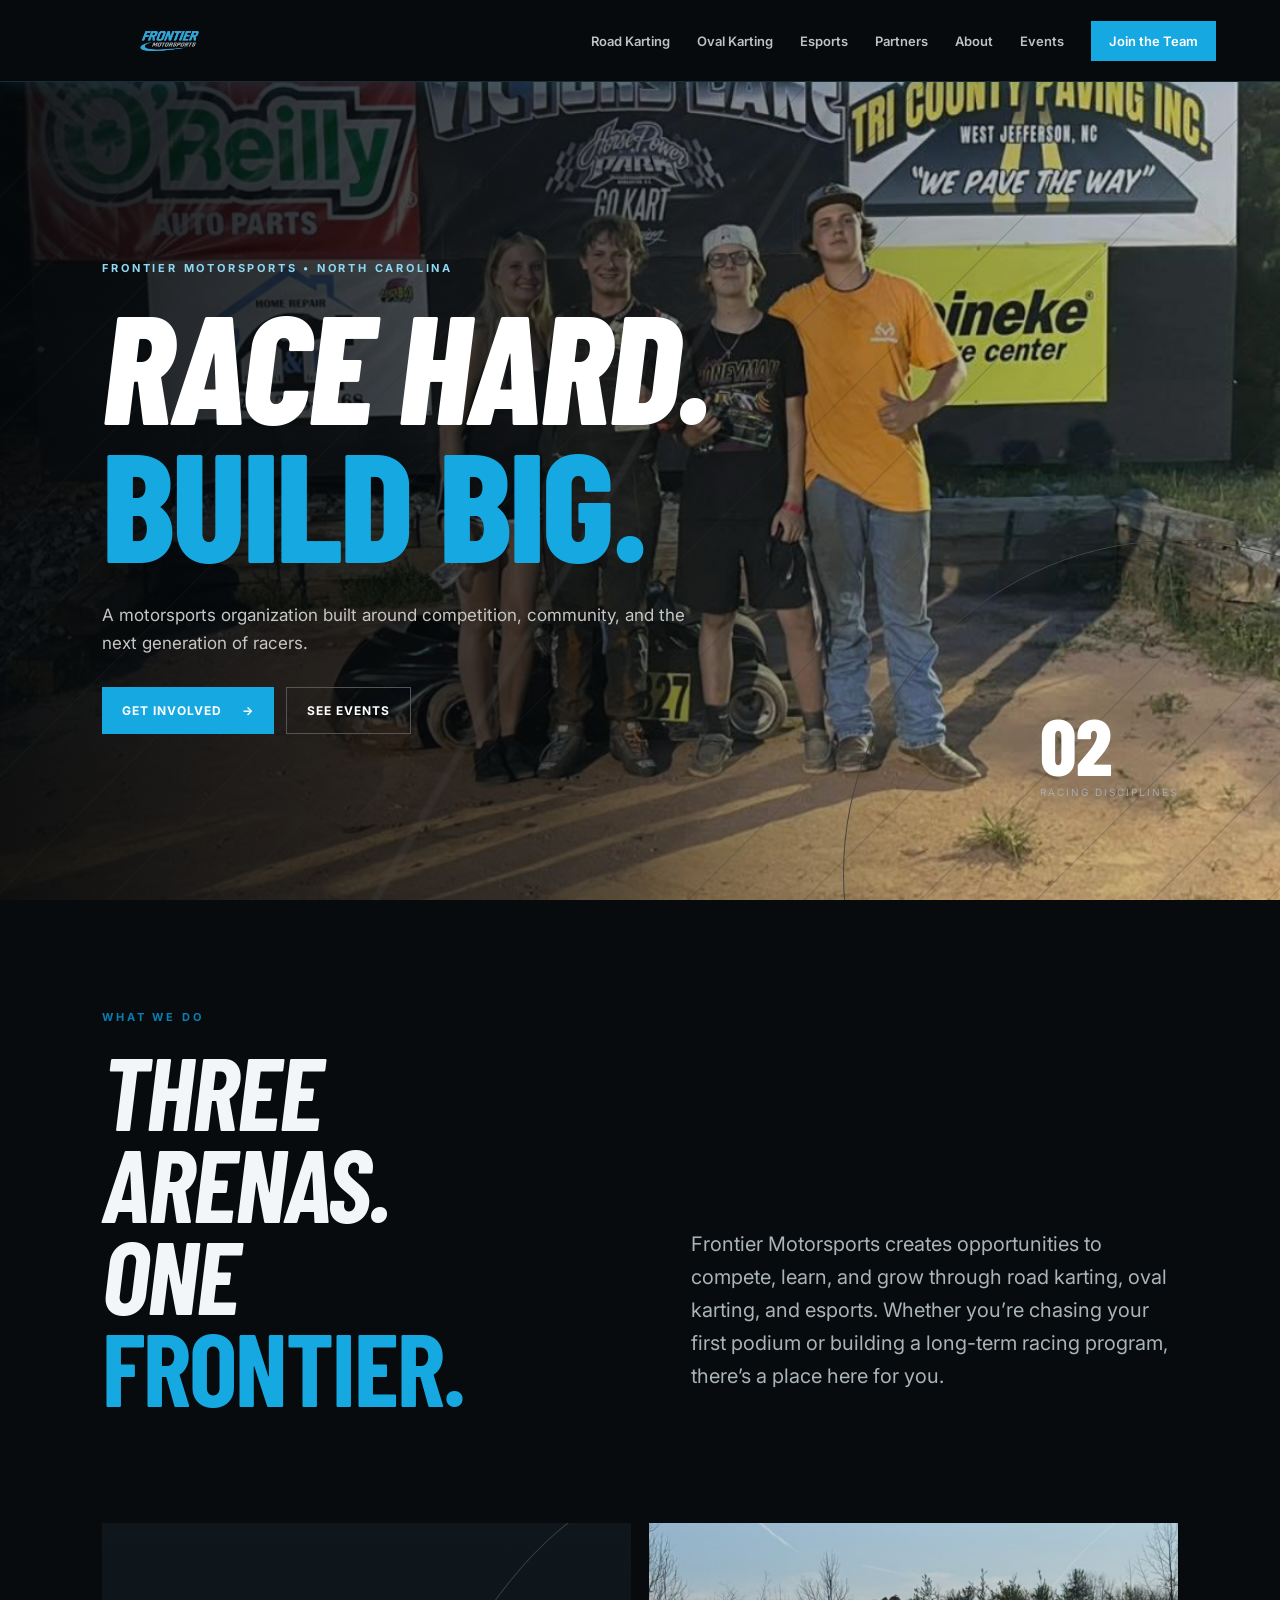
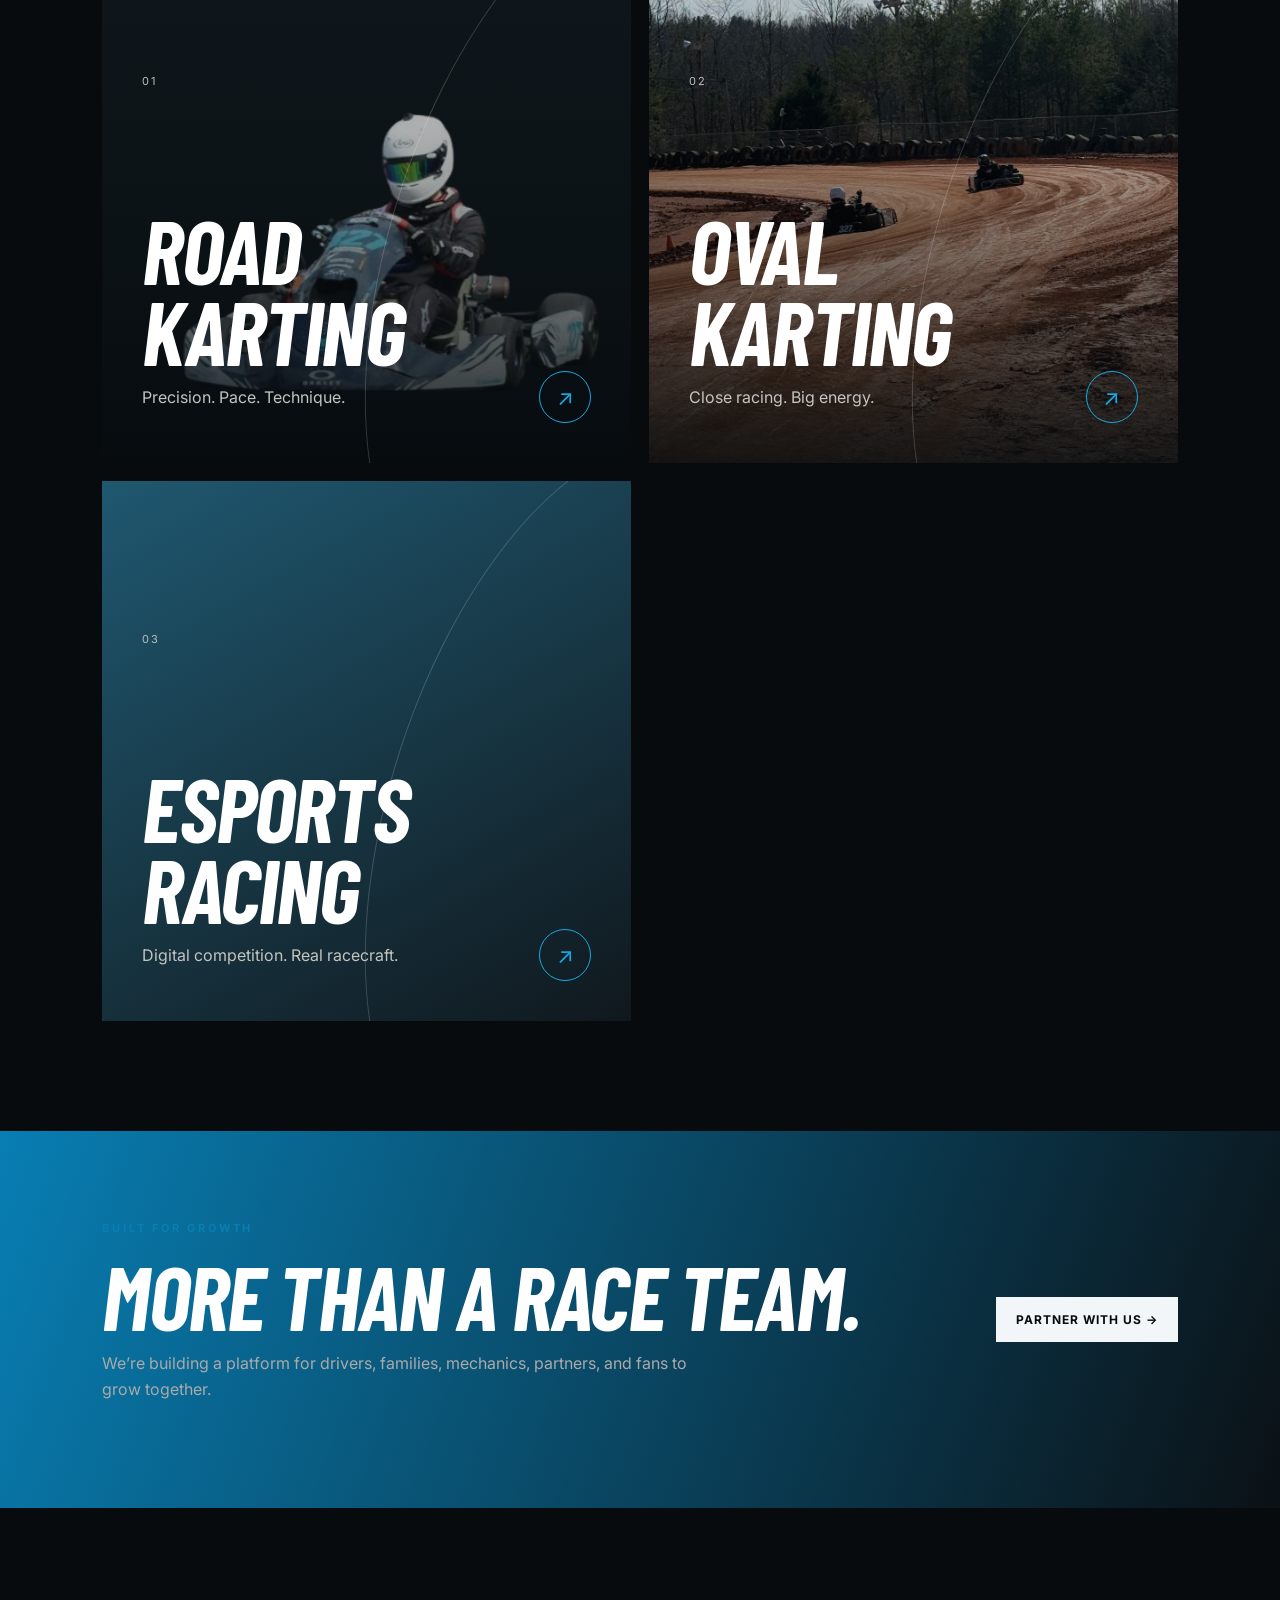
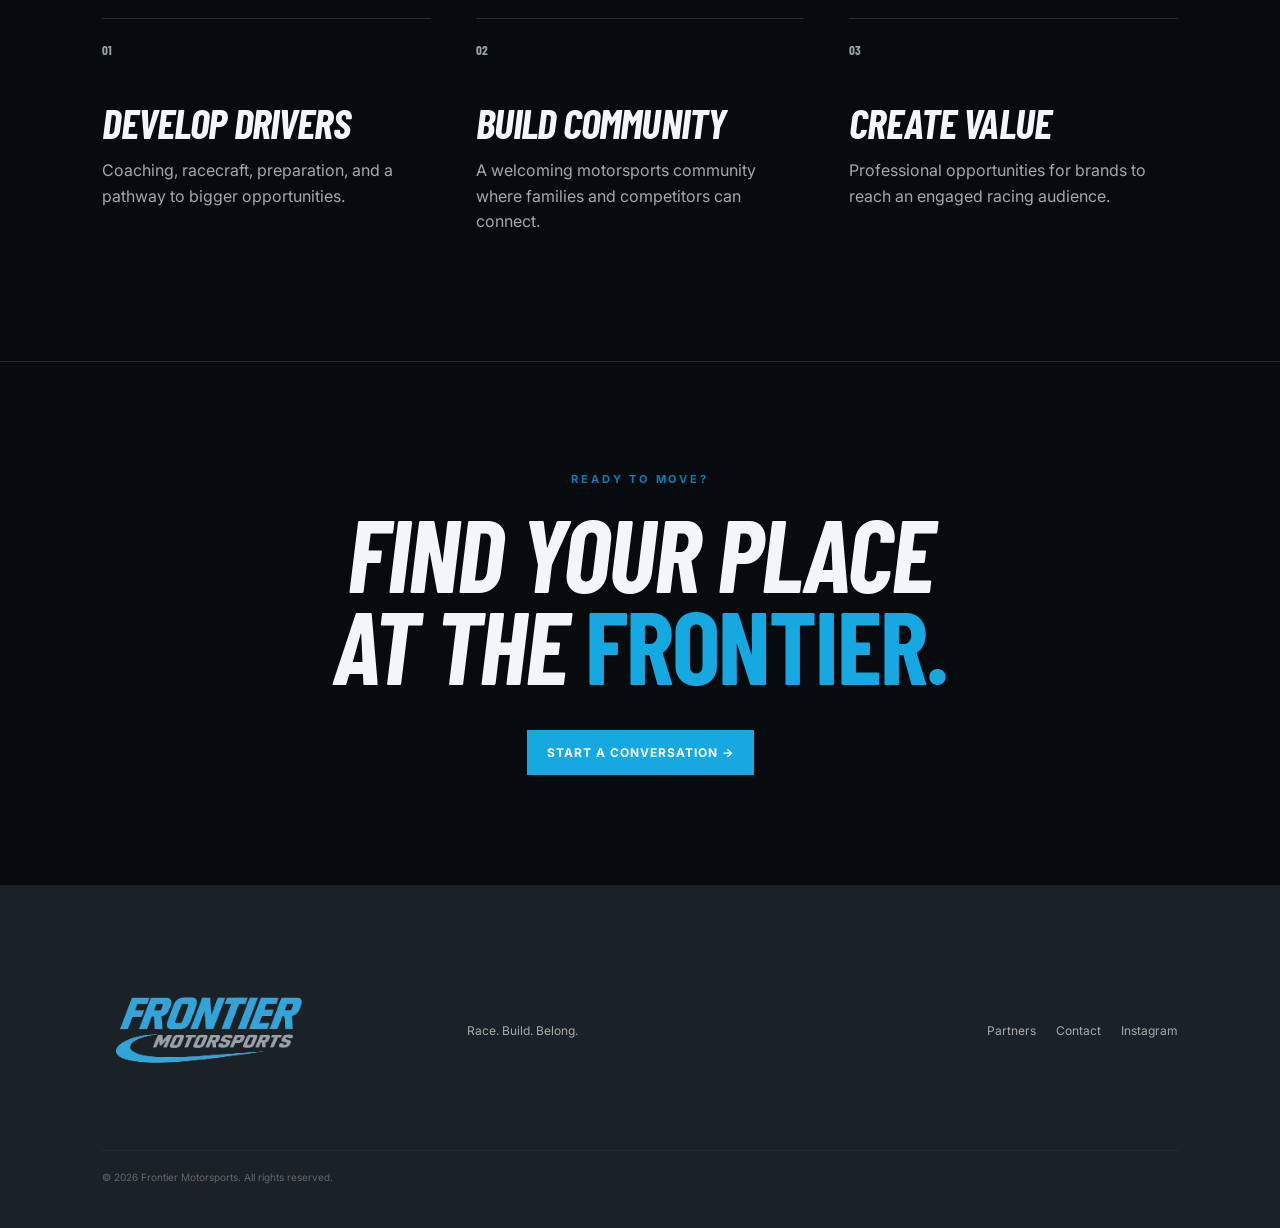
<file: index.html>
<!doctype html><html lang="en"><head><meta charset="utf-8"><meta name="viewport" content="width=device-width,initial-scale=1"><meta name="description" content="Frontier Motorsports — road karting, oval karting, and esports. Race. Build. Belong."><title>Frontier Motorsports | Race. Build. Belong.</title><link rel="stylesheet" href="assets/style.css"></head><body>
<header class="nav"><a class="brand" href="index.html"><img class="brand-logo" src="assets/IMG_3250.png" alt="Frontier Motorsports"></a><button class="menu" aria-label="Open menu">☰</button><nav><a href="pages/road-karting.html">Road Karting</a><a href="pages/oval-karting.html">Oval Karting</a><a href="pages/esports.html">Esports</a><a href="pages/partners.html">Partners</a><a href="pages/about.html">About</a><a href="pages/events.html">Events</a><a class="nav-cta" href="pages/contact.html">Join the Team</a></nav></header>
<main>
<section class="hero"><div class="hero-grid"></div><div class="hero-copy"><p class="eyebrow">FRONTIER MOTORSPORTS • NORTH CAROLINA</p><h1>RACE HARD.<br><em>BUILD BIG.</em></h1><p class="lede">A motorsports organization built around competition, community, and the next generation of racers.</p><div class="actions"><a class="btn btn-primary" href="pages/contact.html">Get Involved <span>→</span></a><a class="btn btn-ghost" href="pages/events.html">See Events</a></div></div><div class="hero-stat"><strong>02</strong><span>Racing disciplines</span></div></section>
<section class="intro section"><div><p class="eyebrow">WHAT WE DO</p><h2>Three arenas.<br>One <em>Frontier.</em></h2></div><p class="section-lede">Frontier Motorsports creates opportunities to compete, learn, and grow through road karting, oval karting, and esports. Whether you’re chasing your first podium or building a long-term racing program, there’s a place here for you.</p></section>
<section class="discipline-grid section"><a class="discipline road" href="pages/road-karting.html"><div><span class="number">01</span><h3>Road<br>Karting</h3><p>Precision. Pace. Technique.</p></div><span class="circle-arrow">↗</span></a><a class="discipline oval" href="pages/oval-karting.html"><div><span class="number">02</span><h3>Oval<br>Karting</h3><p>Close racing. Big energy.</p></div><span class="circle-arrow">↗</span></a><a class="discipline esports" href="pages/esports.html"><div><span class="number">03</span><h3>Esports<br>Racing</h3><p>Digital competition. Real racecraft.</p></div><span class="circle-arrow">↗</span></a></section>
<section class="band"><div><p class="eyebrow">BUILT FOR GROWTH</p><h2>More than a race team.</h2><p>We’re building a platform for drivers, families, mechanics, partners, and fans to grow together.</p></div><a class="btn btn-light" href="pages/partners.html">Partner With Us →</a></section>
<section class="section pillars"><div class="pillar"><span>01</span><h3>Develop Drivers</h3><p>Coaching, racecraft, preparation, and a pathway to bigger opportunities.</p></div><div class="pillar"><span>02</span><h3>Build Community</h3><p>A welcoming motorsports community where families and competitors can connect.</p></div><div class="pillar"><span>03</span><h3>Create Value</h3><p>Professional opportunities for brands to reach an engaged racing audience.</p></div></section>
<section class="cta section"><p class="eyebrow">READY TO MOVE?</p><h2>Find your place<br>at the <em>Frontier.</em></h2><a class="btn btn-primary" href="pages/contact.html">Start a Conversation →</a></section>
</main><footer><div class="footer-brand"><img class="footer-logo" src="assets/IMG_3250.png" alt="Frontier Motorsports"></div><p>Race. Build. Belong.</p><div><a href="pages/partners.html">Partners</a><a href="pages/contact.html">Contact</a><a href="#">Instagram</a></div><small>© 2026 Frontier Motorsports. All rights reserved.</small></footer><script src="assets/site.js"></script></body></html>
</file>
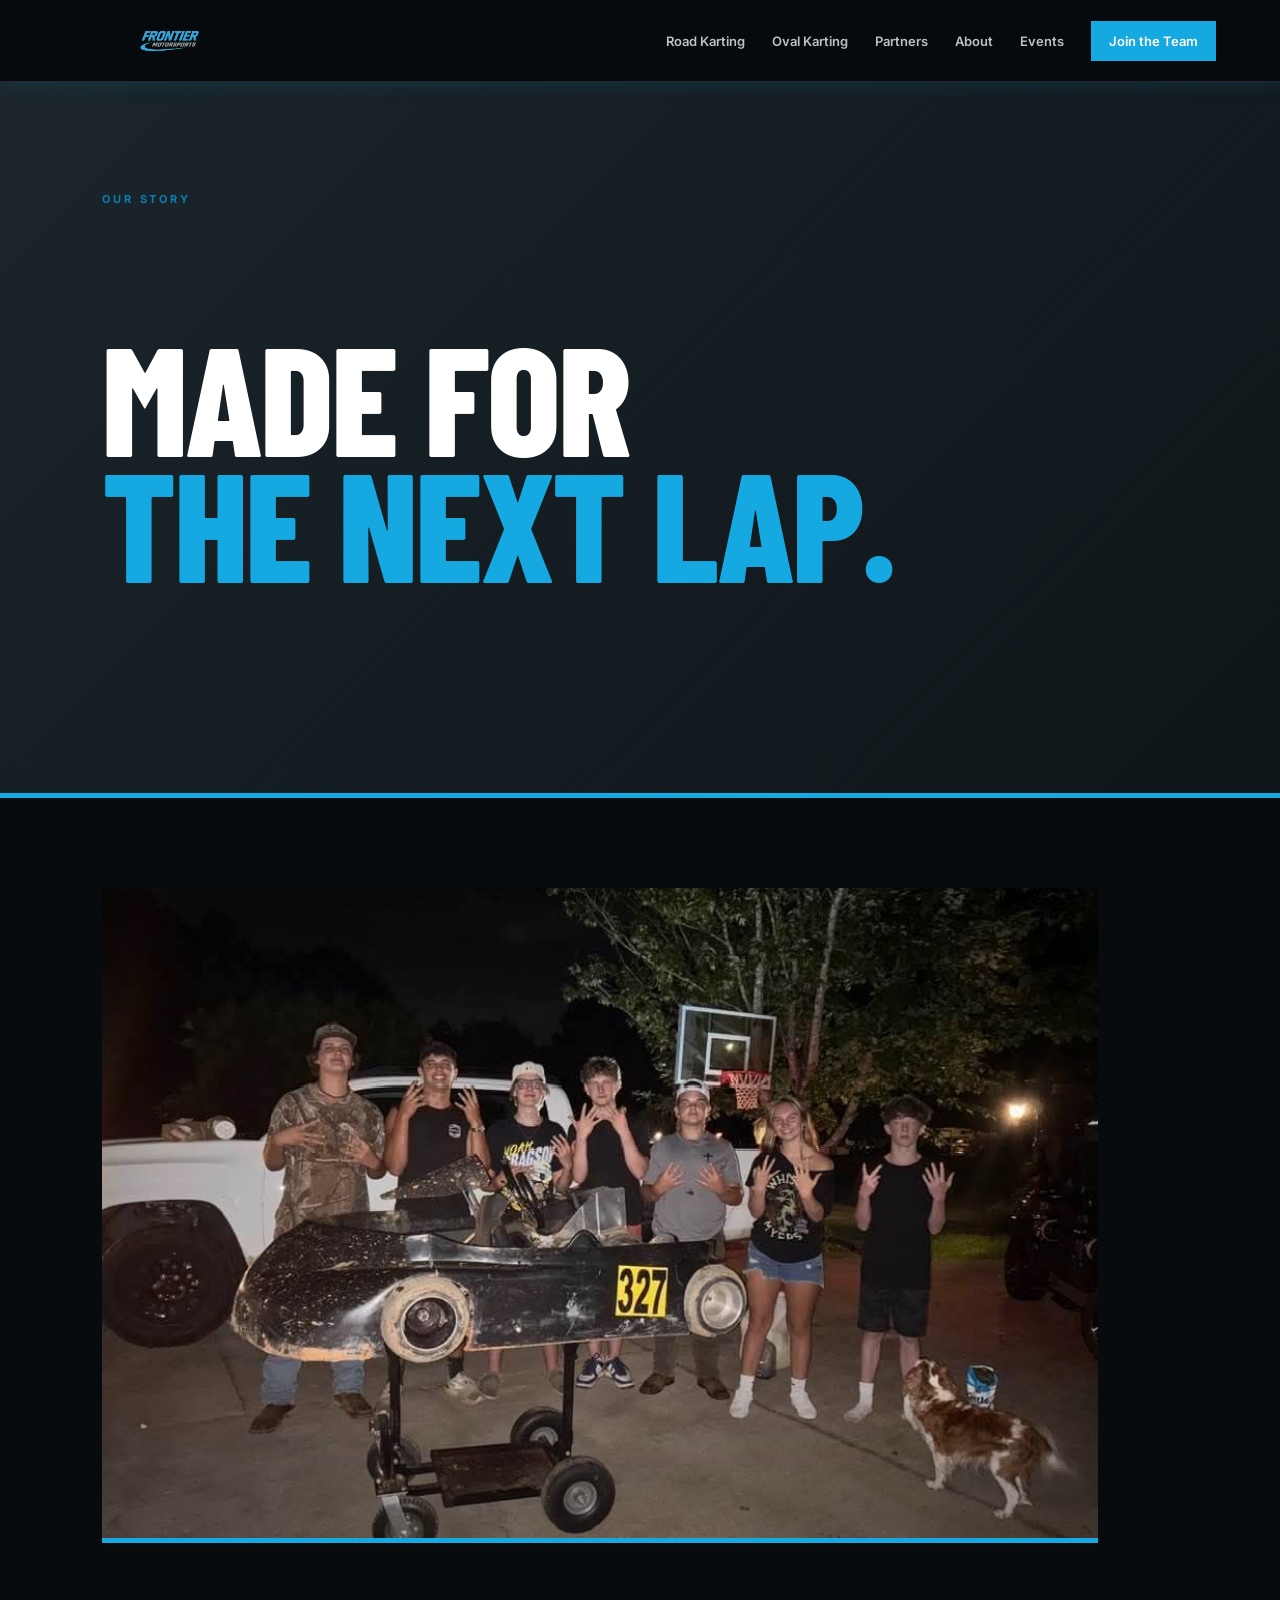
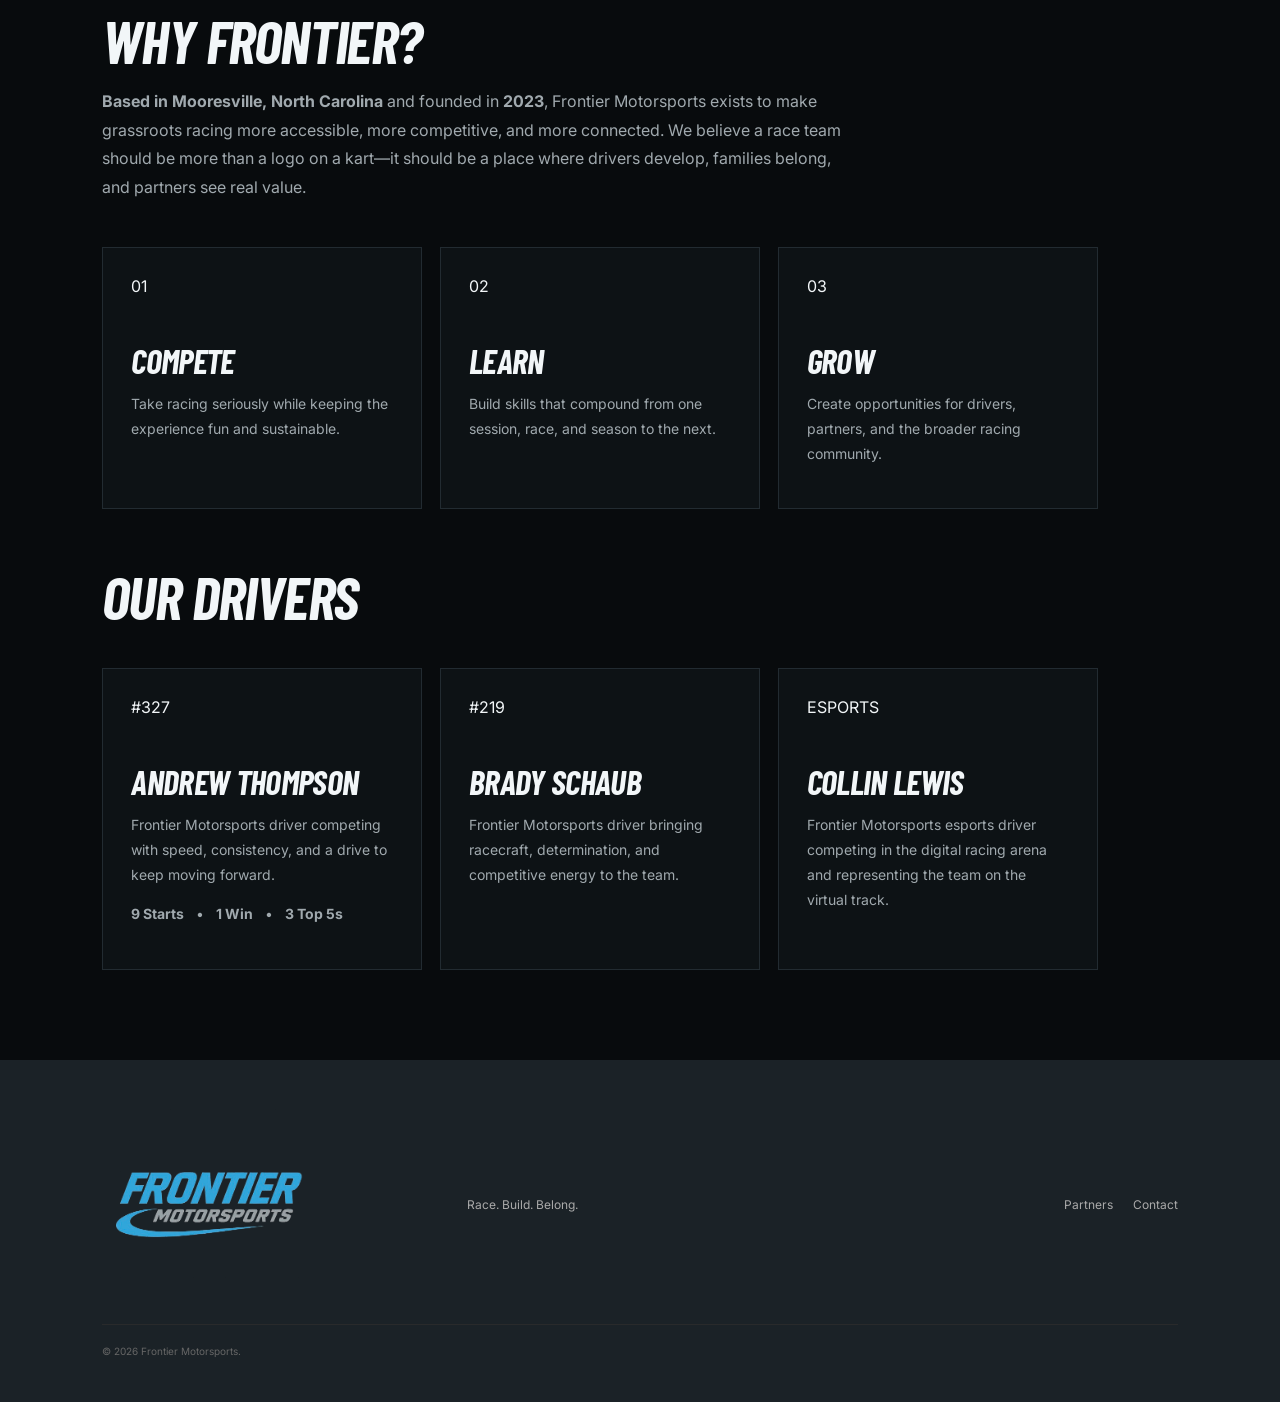
<file: pages/about.html>
<!doctype html><html lang="en"><head><meta charset="utf-8"><meta name="viewport" content="width=device-width,initial-scale=1"><title>About | Frontier Motorsports</title><link rel="stylesheet" href="../assets/style.css"></head><body><header class="nav"><a class="brand" href="../index.html"><img class="brand-logo" src="../assets/IMG_3250.png" alt="Frontier Motorsports"></a><button class="menu">☰</button><nav><a href="road-karting.html">Road Karting</a><a href="oval-karting.html">Oval Karting</a><a href="partners.html">Partners</a><a href="about.html">About</a><a href="events.html">Events</a><a class="nav-cta" href="contact.html">Join the Team</a></nav></header><section class="inner-hero"><p class="eyebrow">OUR STORY</p><h1>Made for<br><em>the next lap.</em></h1></section><section class="content"><div class="about-team-photo"><img src="../assets/IMG_3440.jpeg" alt="Frontier Motorsports team with kart 327"></div><h2>Why Frontier?</h2><p><strong>Based in Mooresville, North Carolina</strong> and founded in <strong>2023</strong>, Frontier Motorsports exists to make grassroots racing more accessible, more competitive, and more connected. We believe a race team should be more than a logo on a kart—it should be a place where drivers develop, families belong, and partners see real value.</p><div class="cards"><div class="card"><span>01</span><h3>Compete</h3><p>Take racing seriously while keeping the experience fun and sustainable.</p></div><div class="card"><span>02</span><h3>Learn</h3><p>Build skills that compound from one session, race, and season to the next.</p></div><div class="card"><span>03</span><h3>Grow</h3><p>Create opportunities for drivers, partners, and the broader racing community.</p></div></div><h2>Our Drivers</h2><div class="cards"><div class="card"><span>#327</span><h3>Andrew Thompson</h3><p>Frontier Motorsports driver competing with speed, consistency, and a drive to keep moving forward.</p><p><strong>9 Starts</strong> &nbsp; • &nbsp; <strong>1 Win</strong> &nbsp; • &nbsp; <strong>3 Top 5s</strong></p></div><div class="card"><span>#219</span><h3>Brady Schaub</h3><p>Frontier Motorsports driver bringing racecraft, determination, and competitive energy to the team.</p></div><div class="card"><span>ESPORTS</span><h3>Collin Lewis</h3><p>Frontier Motorsports esports driver competing in the digital racing arena and representing the team on the virtual track.</p></div></div></section><footer><div class="footer-brand"><img class="footer-logo" src="../assets/IMG_3250.png" alt="Frontier Motorsports"></div><p>Race. Build. Belong.</p><div><a href="partners.html">Partners</a><a href="contact.html">Contact</a></div><small>© 2026 Frontier Motorsports.</small></footer><script src="../assets/site.js"></script></body></html>
</file>
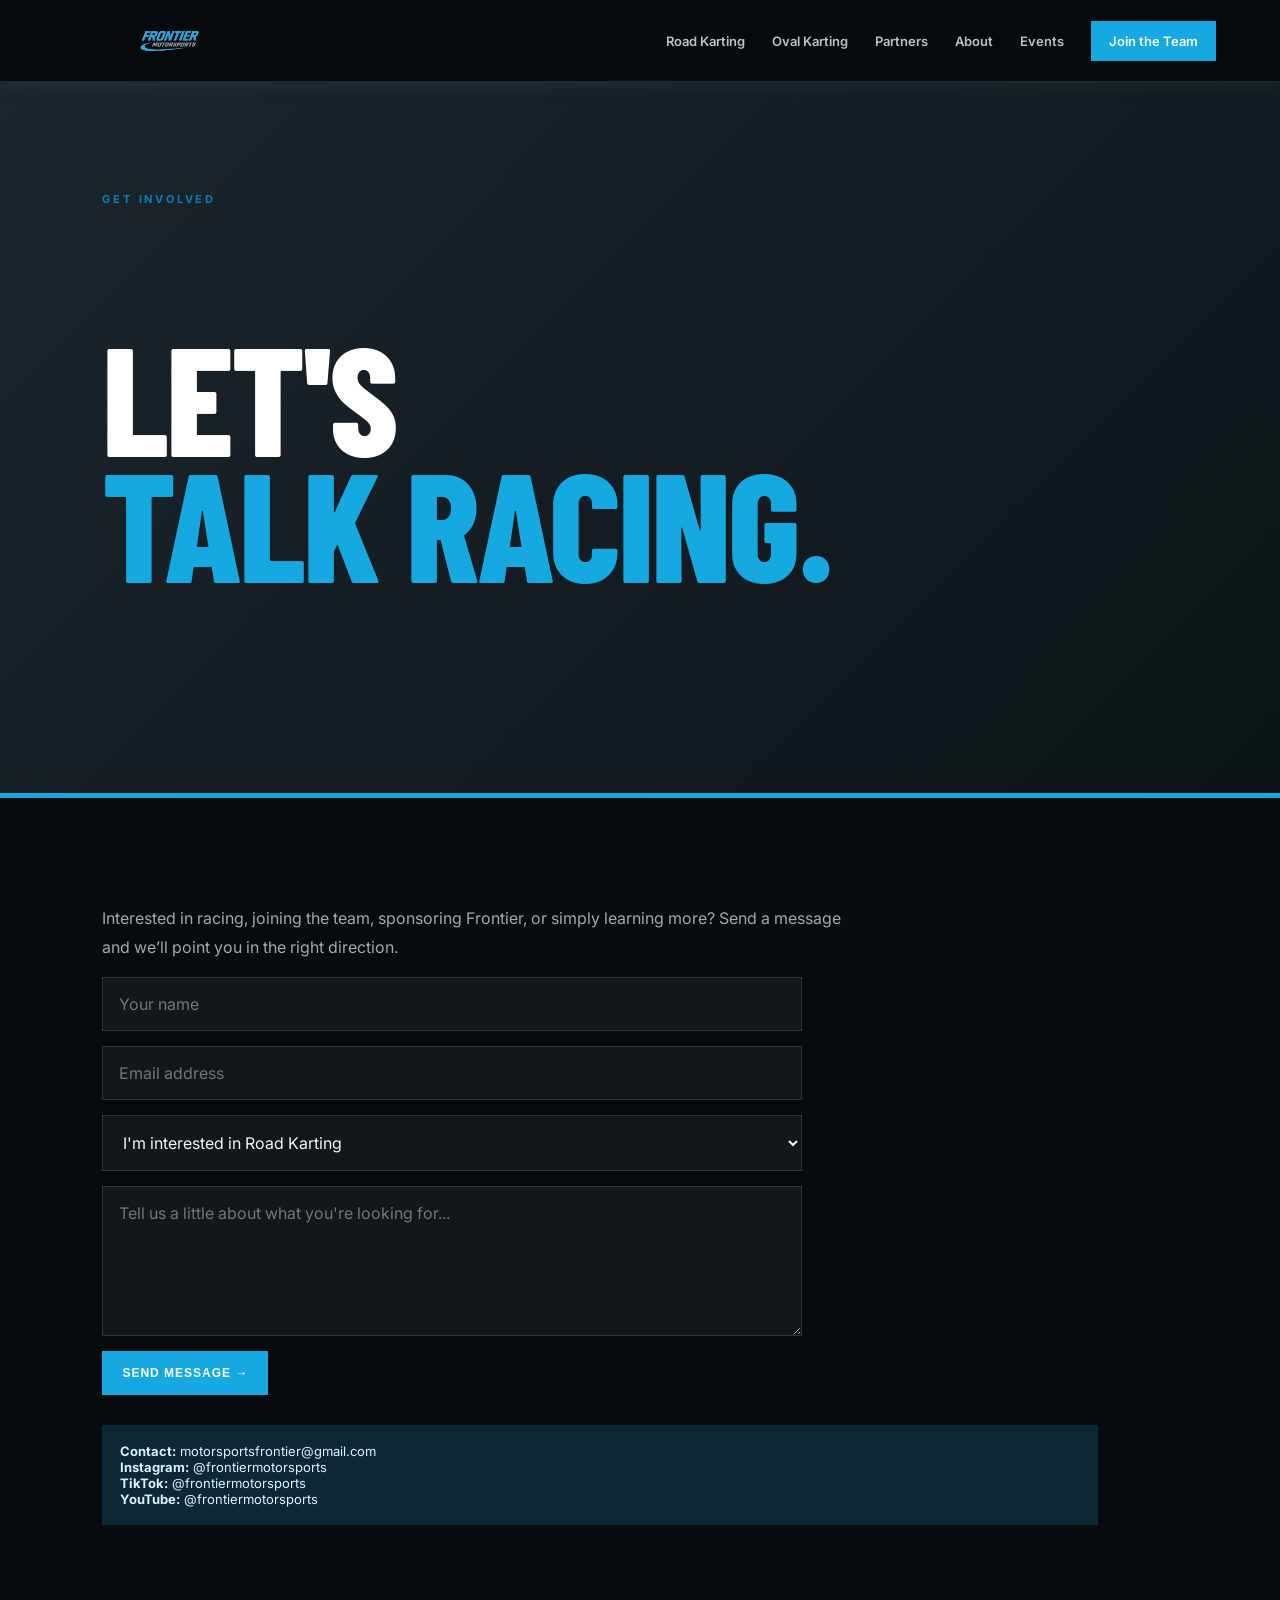
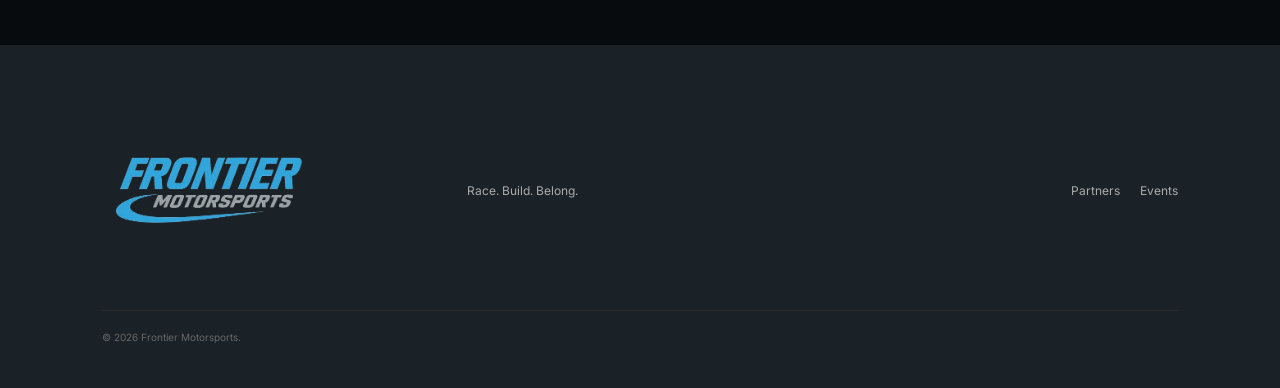
<file: pages/contact.html>
<!doctype html><html lang="en"><head><meta charset="utf-8"><meta name="viewport" content="width=device-width,initial-scale=1"><title>Contact | Frontier Motorsports</title><link rel="stylesheet" href="../assets/style.css"></head><body><header class="nav"><a class="brand" href="../index.html"><img class="brand-logo" src="../assets/IMG_3250.png" alt="Frontier Motorsports"></a><button class="menu">☰</button><nav><a href="road-karting.html">Road Karting</a><a href="oval-karting.html">Oval Karting</a><a href="partners.html">Partners</a><a href="about.html">About</a><a href="events.html">Events</a><a class="nav-cta" href="contact.html">Join the Team</a></nav></header><section class="inner-hero"><p class="eyebrow">GET INVOLVED</p><h1>Let's<br><em>talk racing.</em></h1></section><section class="content"><p>Interested in racing, joining the team, sponsoring Frontier, or simply learning more? Send a message and we’ll point you in the right direction.</p><form class="form" action="mailto:motorsportsfrontier@gmail.com" method="post" enctype="text/plain"><input name="name" placeholder="Your name" required><input type="email" name="email" placeholder="Email address" required><select name="interest"><option>I'm interested in Road Karting</option><option>I'm interested in Oval Karting</option><option>I want to become a Partner</option><option>I want to join the team</option><option>General question</option></select><textarea name="message" placeholder="Tell us a little about what you're looking for..."></textarea><button class="btn btn-primary" type="submit">Send Message →</button></form><div class="notice"><strong>Contact:</strong> <a href="mailto:motorsportsfrontier@gmail.com">motorsportsfrontier@gmail.com</a><br><strong>Instagram:</strong> <a href="https://www.instagram.com/frontiermotorsports" target="_blank" rel="noopener">@frontiermotorsports</a><br><strong>TikTok:</strong> <a href="https://www.tiktok.com/@frontiermotorsports" target="_blank" rel="noopener">@frontiermotorsports</a><br><strong>YouTube:</strong> <a href="https://www.youtube.com/@frontiermotorsports" target="_blank" rel="noopener">@frontiermotorsports</a></div></section><footer><div class="footer-brand"><img class="footer-logo" src="../assets/IMG_3250.png" alt="Frontier Motorsports"></div><p>Race. Build. Belong.</p><div><a href="partners.html">Partners</a><a href="events.html">Events</a></div><small>© 2026 Frontier Motorsports.</small></footer><script src="../assets/site.js"></script></body></html>
</file>
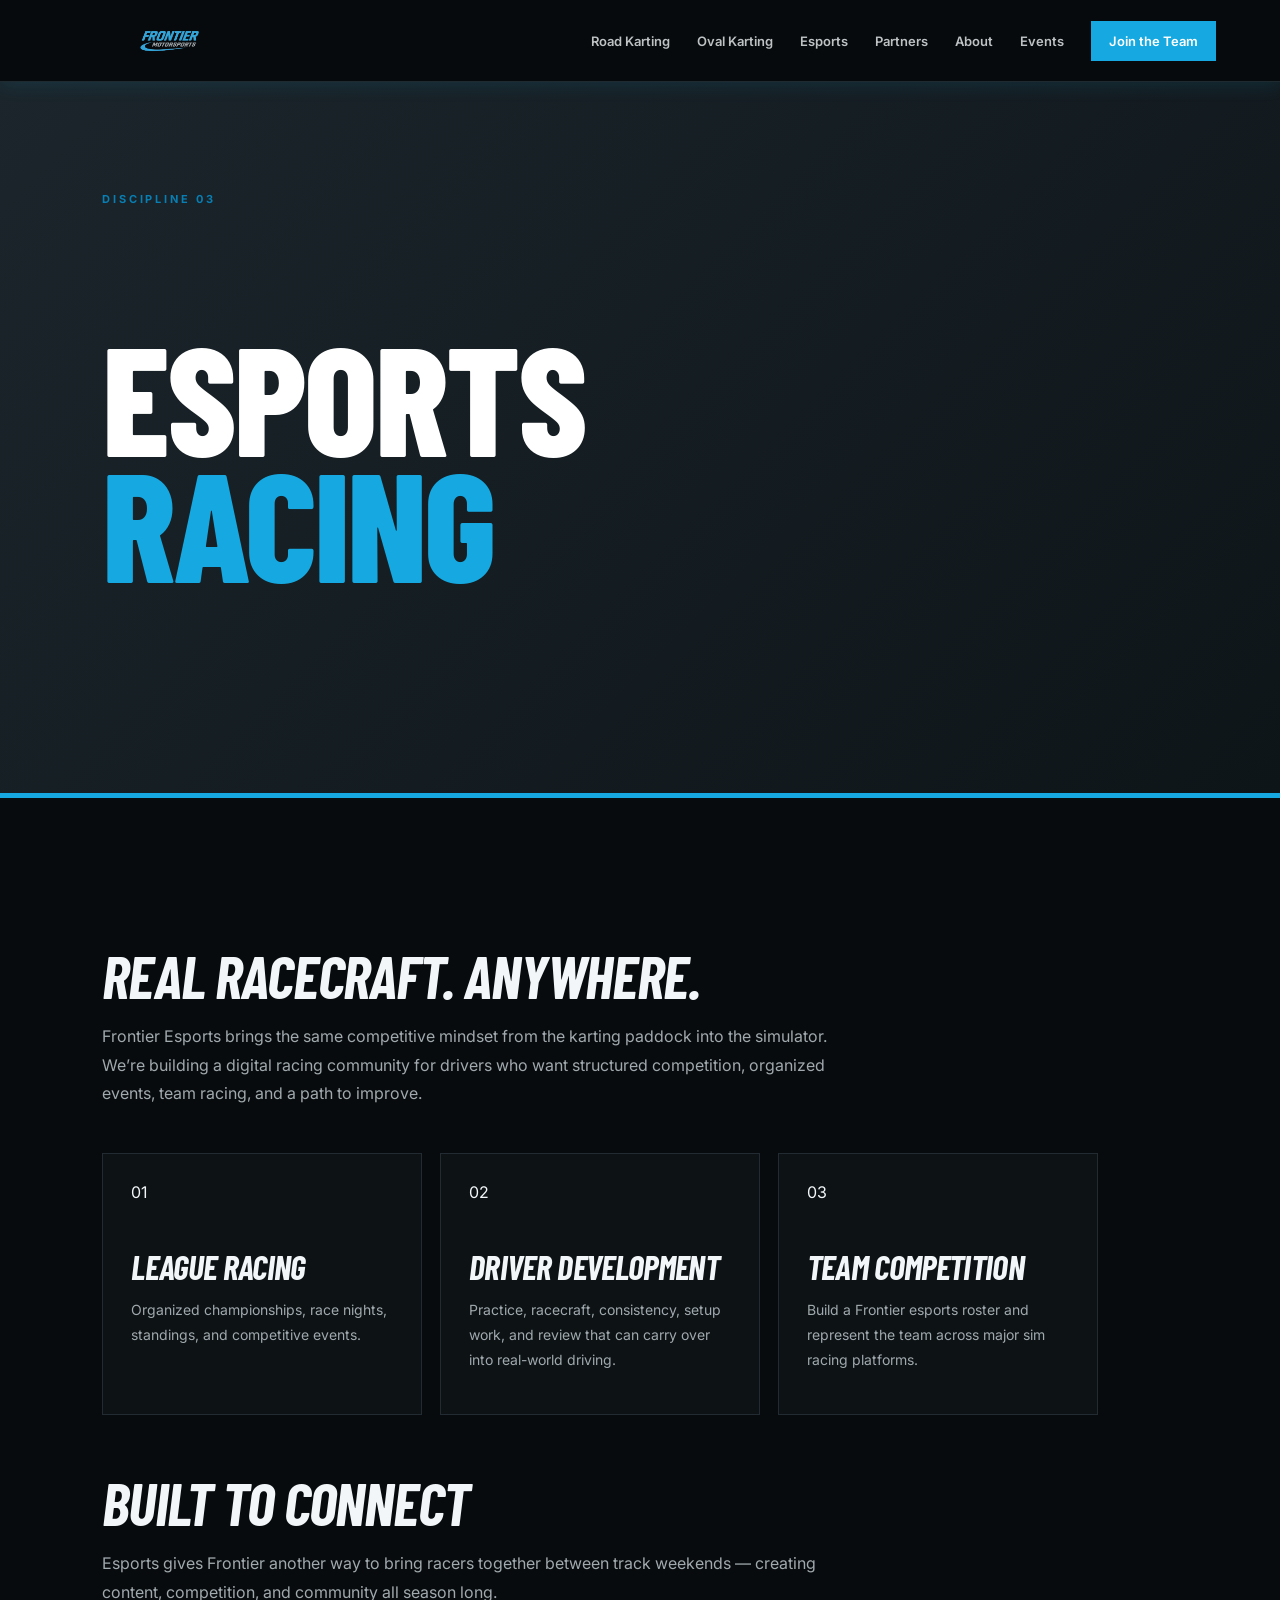
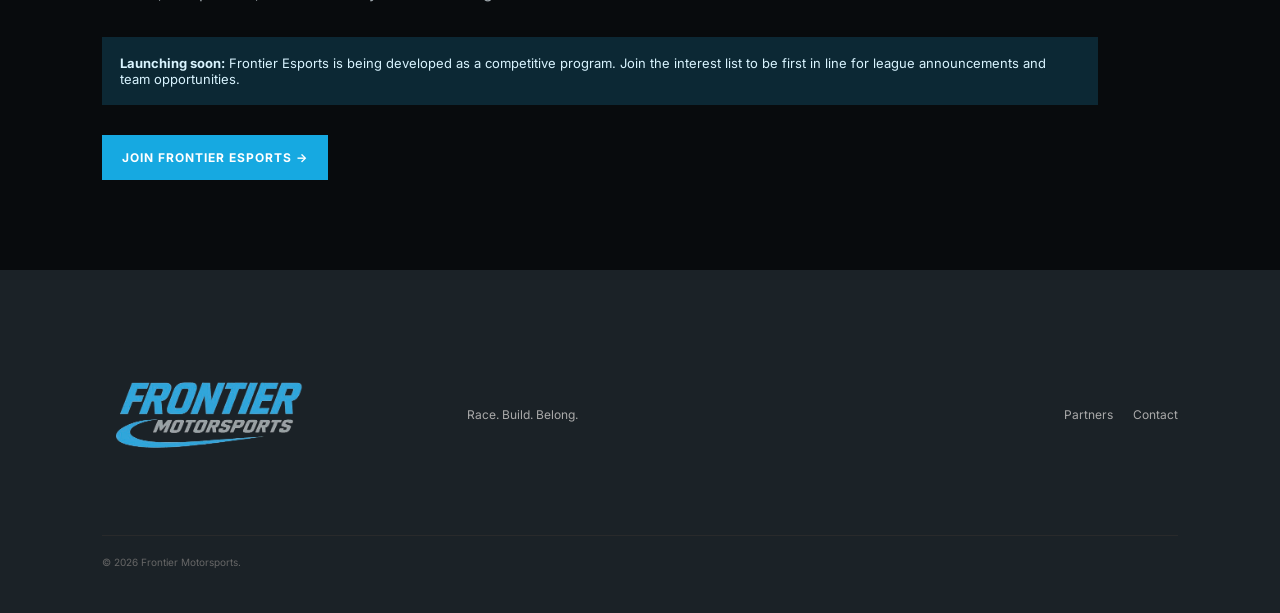
<file: pages/esports.html>
<!doctype html><html lang="en"><head><meta charset="utf-8"><meta name="viewport" content="width=device-width,initial-scale=1"><title>Esports Racing | Frontier Motorsports</title><link rel="stylesheet" href="../assets/style.css"></head><body><header class="nav"><a class="brand" href="../index.html"><img class="brand-logo" src="../assets/IMG_3250.png" alt="Frontier Motorsports"></a><button class="menu">☰</button><nav><a href="road-karting.html">Road Karting</a><a href="oval-karting.html">Oval Karting</a><a href="esports.html">Esports</a><a href="partners.html">Partners</a><a href="about.html">About</a><a href="events.html">Events</a><a class="nav-cta" href="contact.html">Join the Team</a></nav></header><section class="inner-hero"><p class="eyebrow">DISCIPLINE 03</p><h1>Esports<br><em>Racing</em></h1></section><section class="content"><h2>Real racecraft. Anywhere.</h2><p>Frontier Esports brings the same competitive mindset from the karting paddock into the simulator. We’re building a digital racing community for drivers who want structured competition, organized events, team racing, and a path to improve.</p><div class="cards"><div class="card"><span>01</span><h3>League Racing</h3><p>Organized championships, race nights, standings, and competitive events.</p></div><div class="card"><span>02</span><h3>Driver Development</h3><p>Practice, racecraft, consistency, setup work, and review that can carry over into real-world driving.</p></div><div class="card"><span>03</span><h3>Team Competition</h3><p>Build a Frontier esports roster and represent the team across major sim racing platforms.</p></div></div><h2>Built to connect</h2><p>Esports gives Frontier another way to bring racers together between track weekends — creating content, competition, and community all season long.</p><div class="notice"><strong>Launching soon:</strong> Frontier Esports is being developed as a competitive program. Join the interest list to be first in line for league announcements and team opportunities.</div><a class="btn btn-primary" href="contact.html?type=esports">Join Frontier Esports →</a></section><footer><div class="footer-brand"><img class="footer-logo" src="../assets/IMG_3250.png" alt="Frontier Motorsports"></div><p>Race. Build. Belong.</p><div><a href="partners.html">Partners</a><a href="contact.html">Contact</a></div><small>© 2026 Frontier Motorsports.</small></footer><script src="../assets/site.js"></script></body></html>
</file>
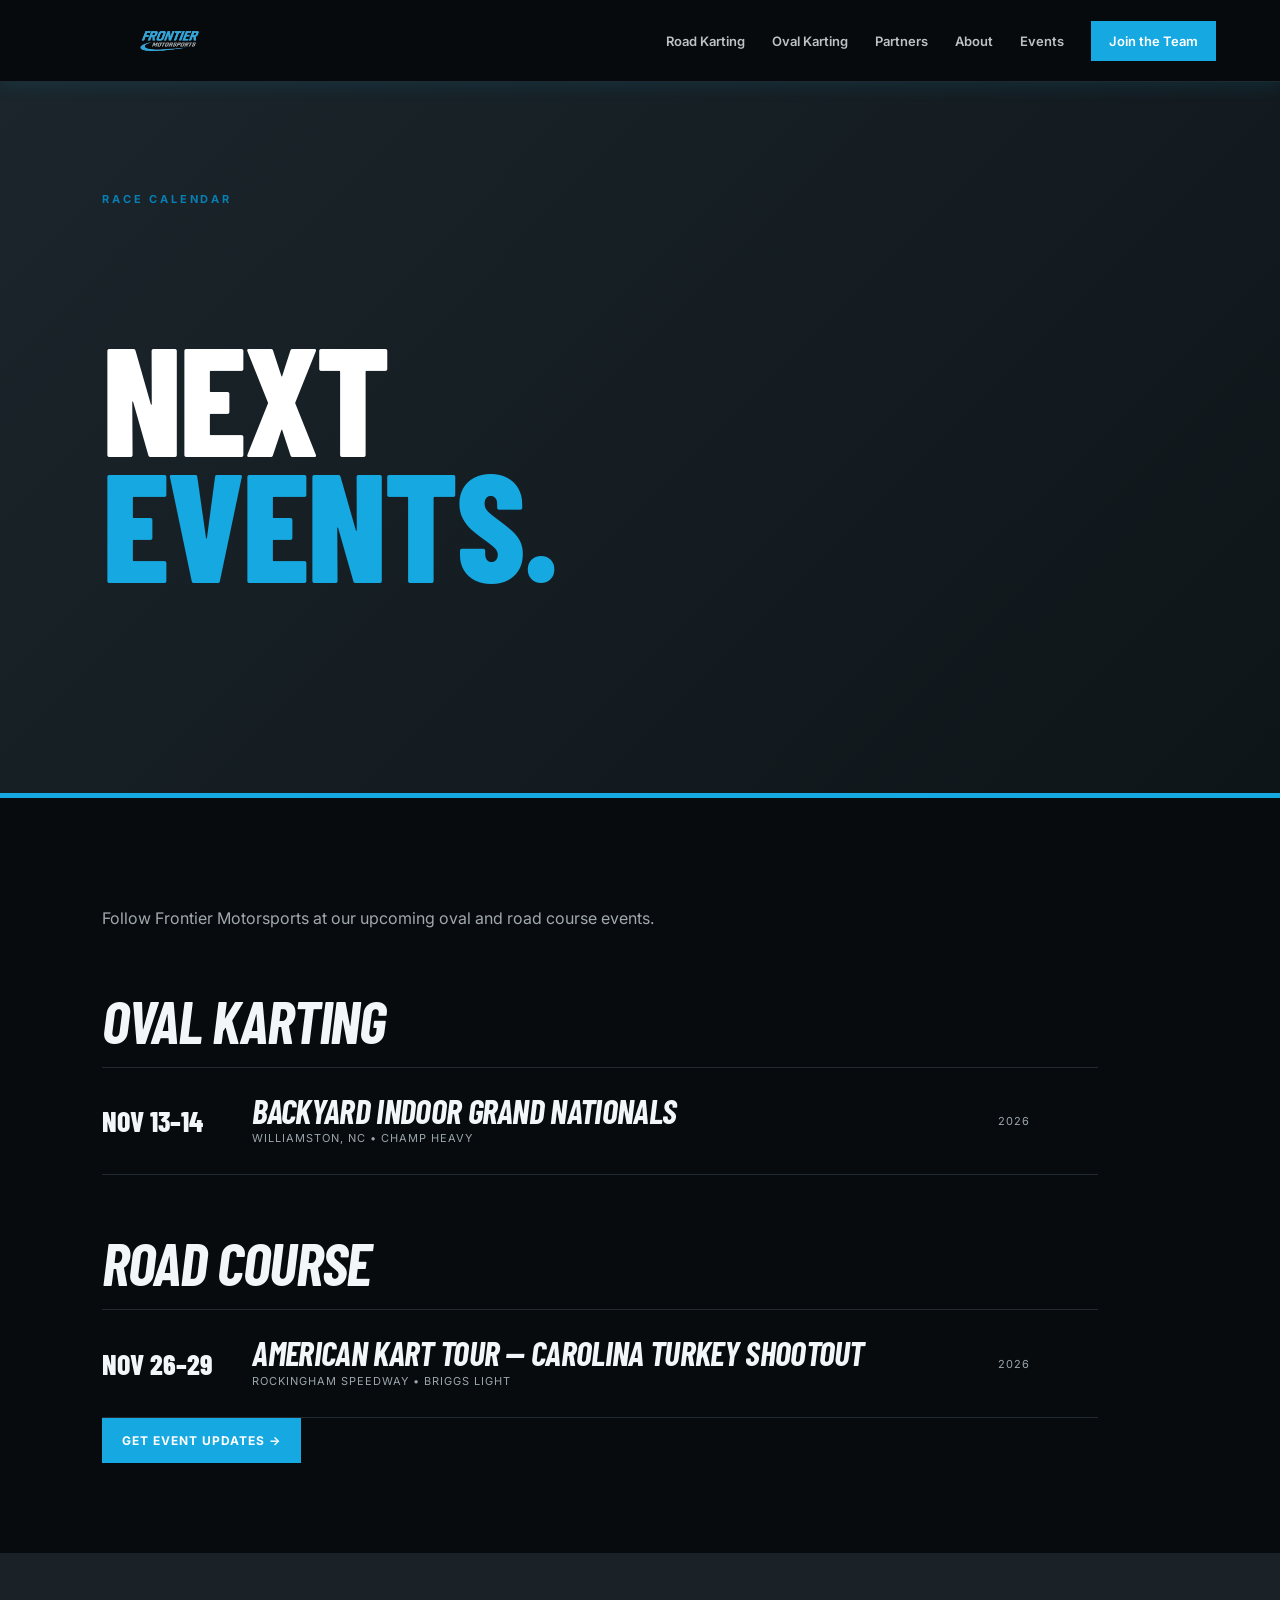
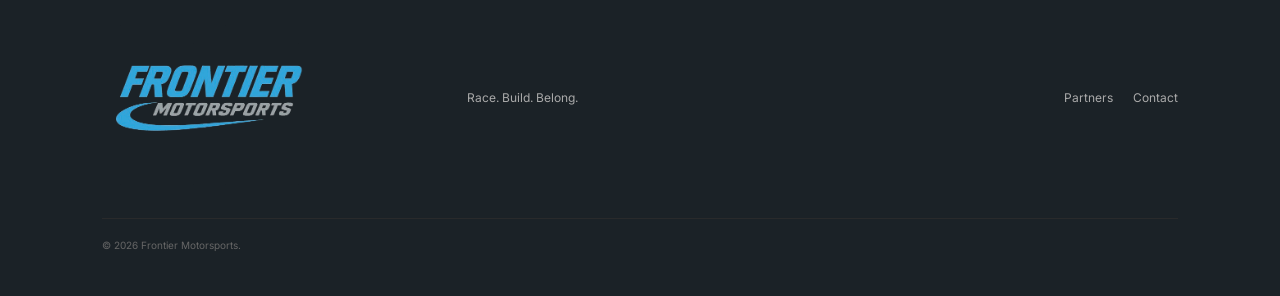
<file: pages/events.html>
<!doctype html><html lang="en"><head><meta charset="utf-8"><meta name="viewport" content="width=device-width,initial-scale=1"><title>Events | Frontier Motorsports</title><link rel="stylesheet" href="../assets/style.css"></head><body><header class="nav"><a class="brand" href="../index.html"><img class="brand-logo" src="../assets/IMG_3250.png" alt="Frontier Motorsports"></a><button class="menu">☰</button><nav><a href="road-karting.html">Road Karting</a><a href="oval-karting.html">Oval Karting</a><a href="partners.html">Partners</a><a href="about.html">About</a><a href="events.html">Events</a><a class="nav-cta" href="contact.html">Join the Team</a></nav></header><section class="inner-hero"><p class="eyebrow">RACE CALENDAR</p><h1>Next<br><em>events.</em></h1></section><section class="content"><p>Follow Frontier Motorsports at our upcoming oval and road course events.</p><h2>Oval Karting</h2><div class="schedule"><div class="event"><strong>NOV 13–14</strong><div><h3>Backyard Indoor Grand Nationals</h3><span>Williamston, NC • Champ Heavy</span></div><span>2026</span></div></div><h2>Road Course</h2><div class="schedule"><div class="event"><strong>NOV 26–29</strong><div><h3>American Kart Tour — Carolina Turkey Shootout</h3><span>Rockingham Speedway • Briggs Light</span></div><span>2026</span></div></div><a class="btn btn-primary" href="contact.html">Get Event Updates →</a></section><footer><div class="footer-brand"><img class="footer-logo" src="../assets/IMG_3250.png" alt="Frontier Motorsports"></div><p>Race. Build. Belong.</p><div><a href="partners.html">Partners</a><a href="contact.html">Contact</a></div><small>© 2026 Frontier Motorsports.</small></footer><script src="../assets/site.js"></script></body></html>
</file>
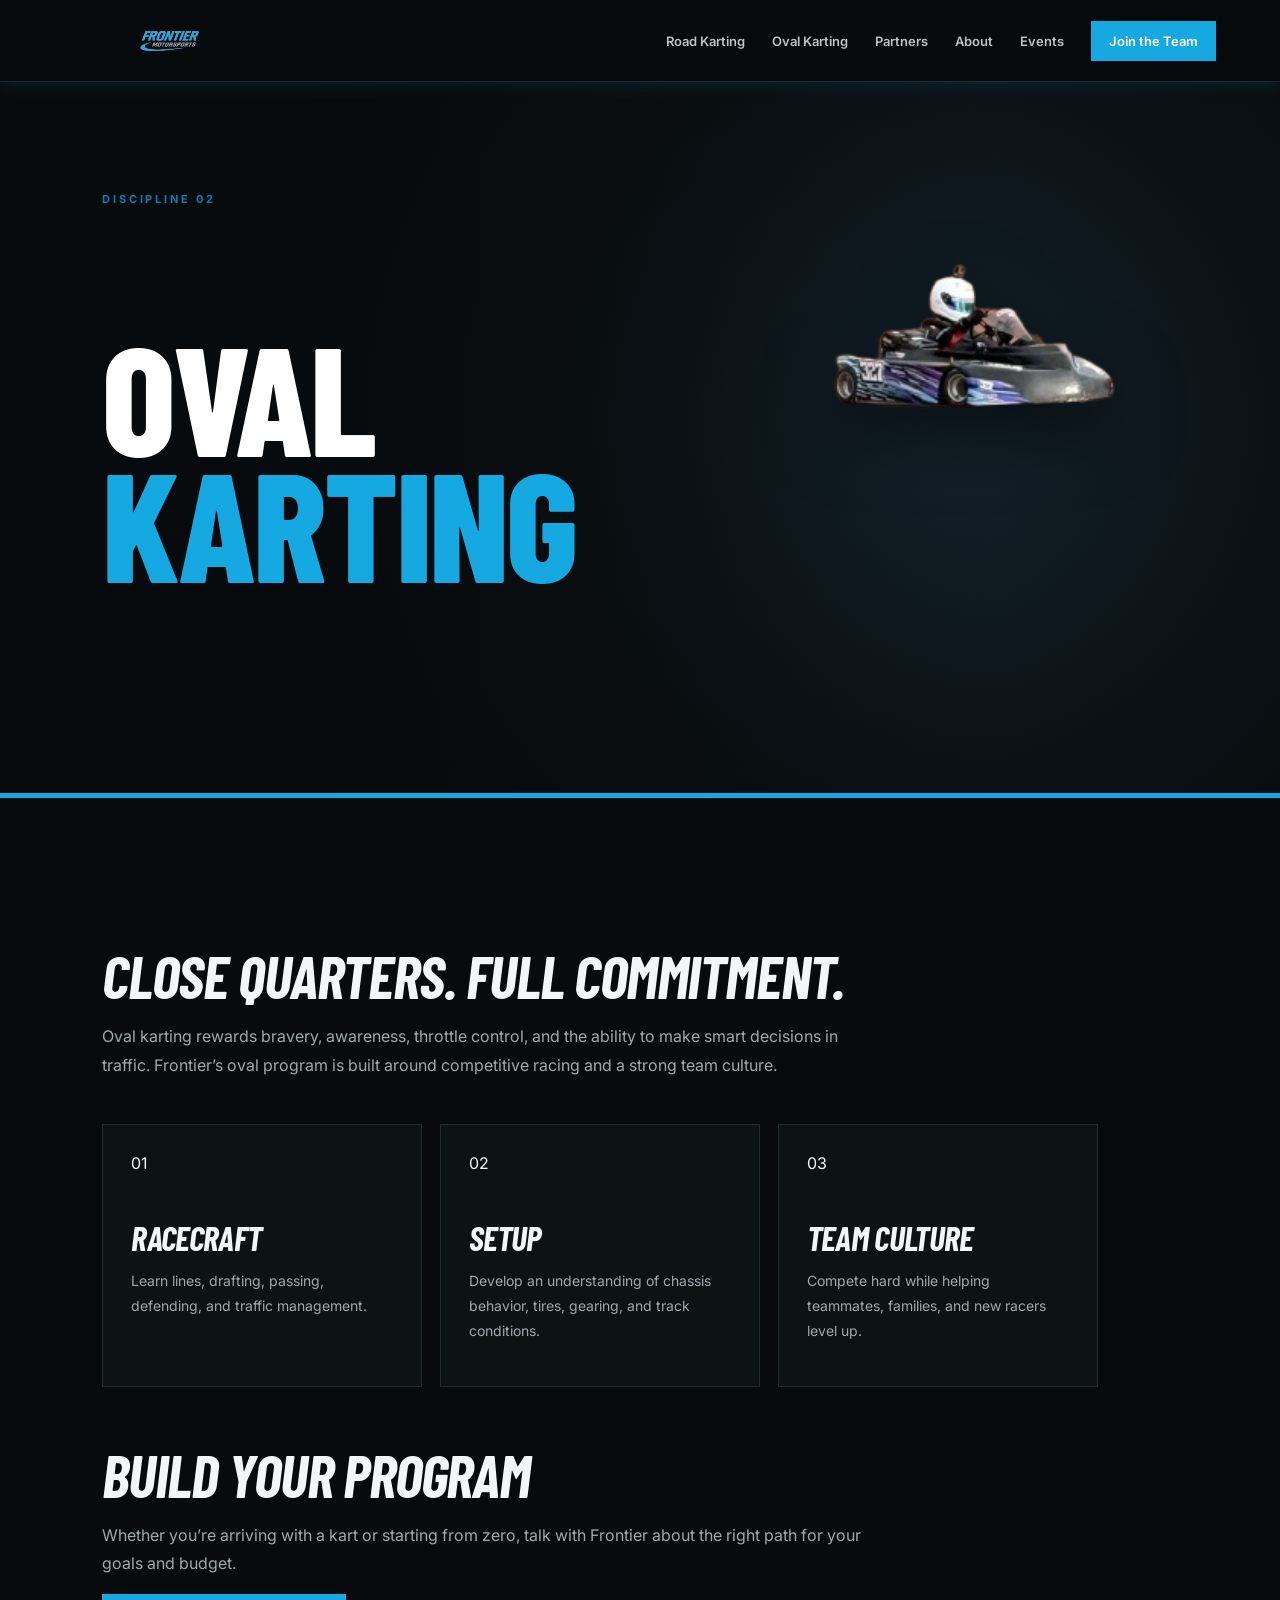
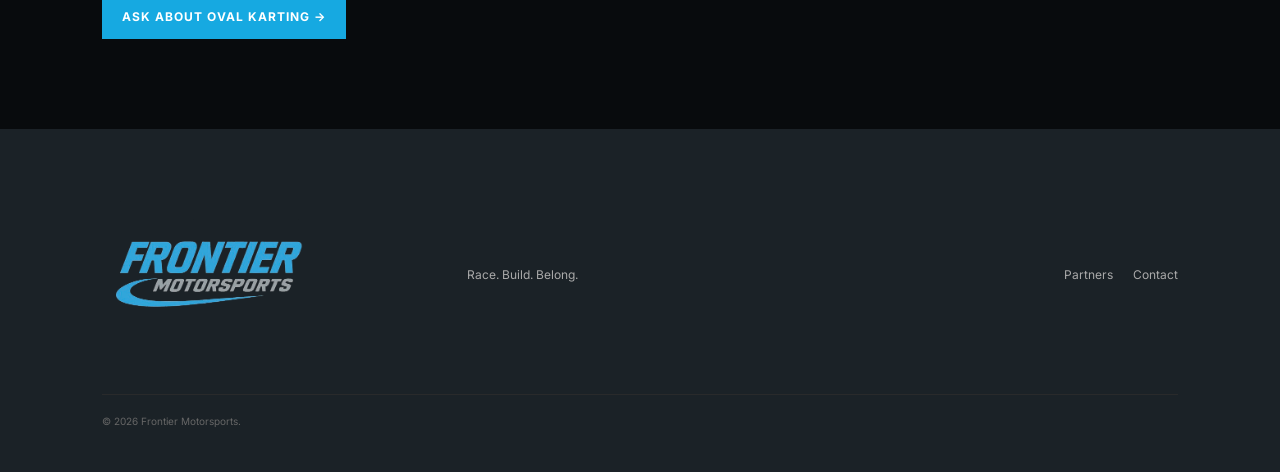
<file: pages/oval-karting.html>
<!doctype html><html lang="en"><head><meta charset="utf-8"><meta name="viewport" content="width=device-width,initial-scale=1"><title>Oval Karting | Frontier Motorsports</title><link rel="stylesheet" href="../assets/style.css"></head><body><header class="nav"><a class="brand" href="../index.html"><img class="brand-logo" src="../assets/IMG_3250.png" alt="Frontier Motorsports"></a><button class="menu">☰</button><nav><a href="road-karting.html">Road Karting</a><a href="oval-karting.html">Oval Karting</a><a href="partners.html">Partners</a><a href="about.html">About</a><a href="events.html">Events</a><a class="nav-cta" href="contact.html">Join the Team</a></nav></header><section class="inner-hero oval-cover"><div class="inner-hero-copy"><p class="eyebrow">DISCIPLINE 02</p><h1>Oval<br><em>Karting</em></h1></div><img class="oval-cover-kart" src="../assets/IMG_3410-removebg-preview.png" alt="Frontier Motorsports oval kart"></section><section class="content"><h2>Close quarters. Full commitment.</h2><p>Oval karting rewards bravery, awareness, throttle control, and the ability to make smart decisions in traffic. Frontier’s oval program is built around competitive racing and a strong team culture.</p><div class="cards"><div class="card"><span>01</span><h3>Racecraft</h3><p>Learn lines, drafting, passing, defending, and traffic management.</p></div><div class="card"><span>02</span><h3>Setup</h3><p>Develop an understanding of chassis behavior, tires, gearing, and track conditions.</p></div><div class="card"><span>03</span><h3>Team Culture</h3><p>Compete hard while helping teammates, families, and new racers level up.</p></div></div><h2>Build your program</h2><p>Whether you’re arriving with a kart or starting from zero, talk with Frontier about the right path for your goals and budget.</p><a class="btn btn-primary" href="contact.html">Ask About Oval Karting →</a></section><footer><div class="footer-brand"><img class="footer-logo" src="../assets/IMG_3250.png" alt="Frontier Motorsports"></div><p>Race. Build. Belong.</p><div><a href="partners.html">Partners</a><a href="contact.html">Contact</a></div><small>© 2026 Frontier Motorsports.</small></footer><script src="../assets/site.js"></script></body></html>
</file>
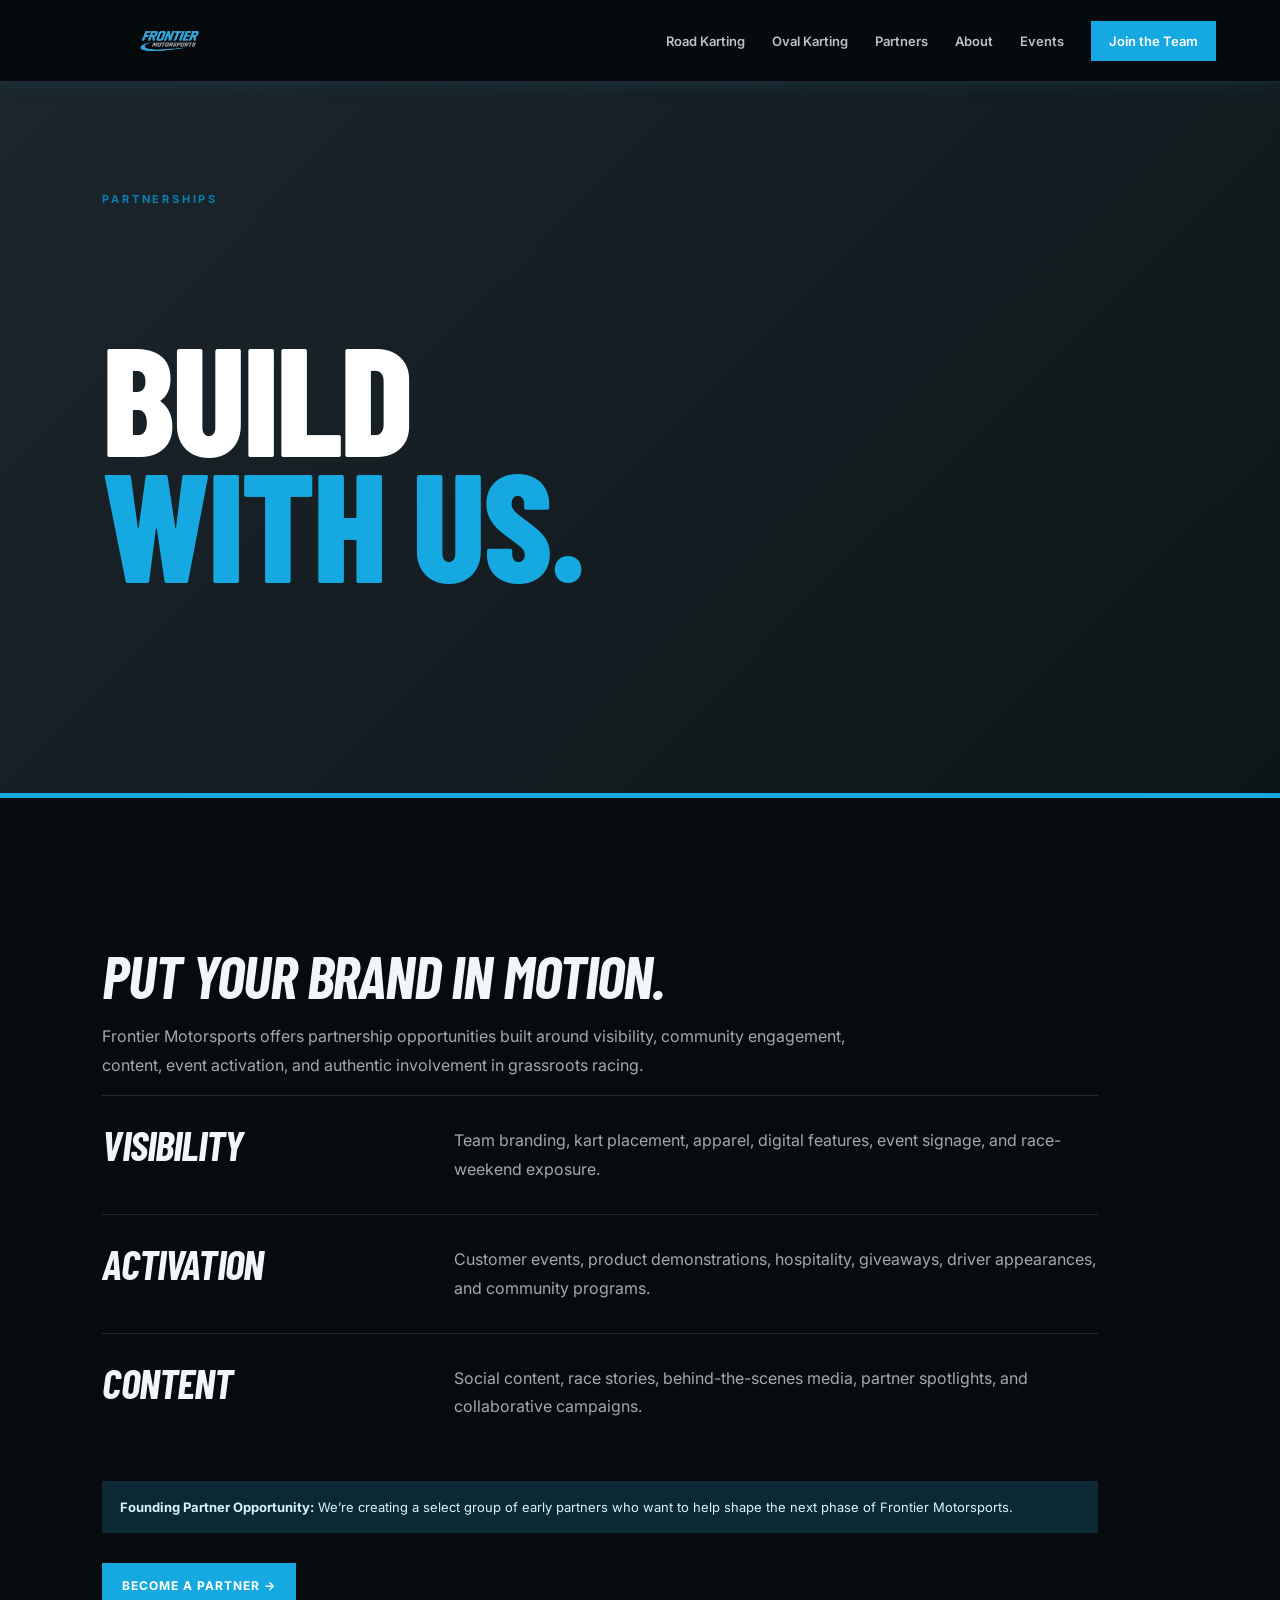
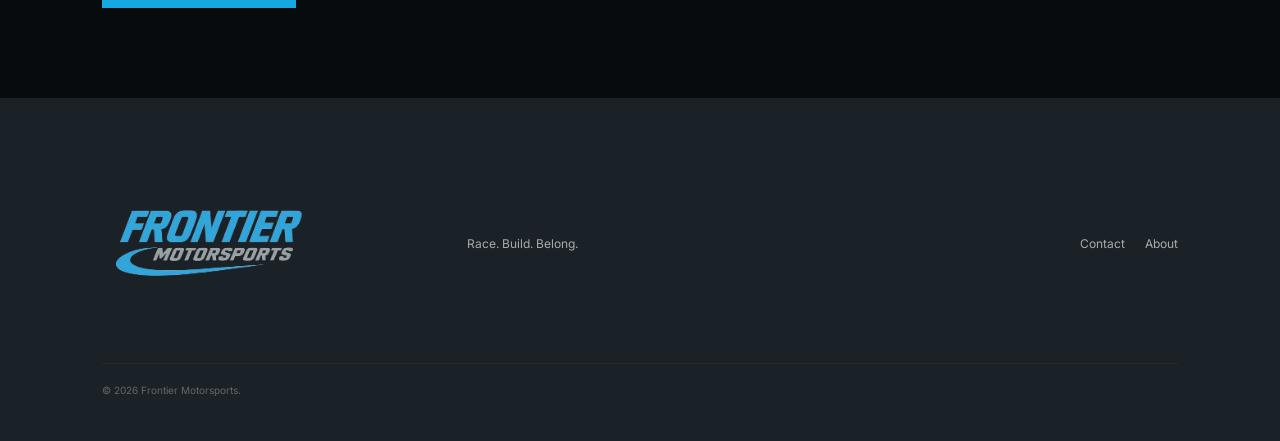
<file: pages/partners.html>
<!doctype html><html lang="en"><head><meta charset="utf-8"><meta name="viewport" content="width=device-width,initial-scale=1"><title>Partners | Frontier Motorsports</title><link rel="stylesheet" href="../assets/style.css"></head><body><header class="nav"><a class="brand" href="../index.html"><img class="brand-logo" src="../assets/IMG_3250.png" alt="Frontier Motorsports"></a><button class="menu">☰</button><nav><a href="road-karting.html">Road Karting</a><a href="oval-karting.html">Oval Karting</a><a href="partners.html">Partners</a><a href="about.html">About</a><a href="events.html">Events</a><a class="nav-cta" href="contact.html">Join the Team</a></nav></header><section class="inner-hero"><p class="eyebrow">PARTNERSHIPS</p><h1>Build<br><em>with us.</em></h1></section><section class="content"><h2>Put your brand in motion.</h2><p>Frontier Motorsports offers partnership opportunities built around visibility, community engagement, content, event activation, and authentic involvement in grassroots racing.</p><div class="partner-level"><h3>Visibility</h3><p>Team branding, kart placement, apparel, digital features, event signage, and race-weekend exposure.</p></div><div class="partner-level"><h3>Activation</h3><p>Customer events, product demonstrations, hospitality, giveaways, driver appearances, and community programs.</p></div><div class="partner-level"><h3>Content</h3><p>Social content, race stories, behind-the-scenes media, partner spotlights, and collaborative campaigns.</p></div><div class="notice"><strong>Founding Partner Opportunity:</strong> We’re creating a select group of early partners who want to help shape the next phase of Frontier Motorsports.</div><a class="btn btn-primary" href="contact.html?type=partner">Become a Partner →</a></section><footer><div class="footer-brand"><img class="footer-logo" src="../assets/IMG_3250.png" alt="Frontier Motorsports"></div><p>Race. Build. Belong.</p><div><a href="contact.html">Contact</a><a href="about.html">About</a></div><small>© 2026 Frontier Motorsports.</small></footer><script src="../assets/site.js"></script></body></html>
</file>
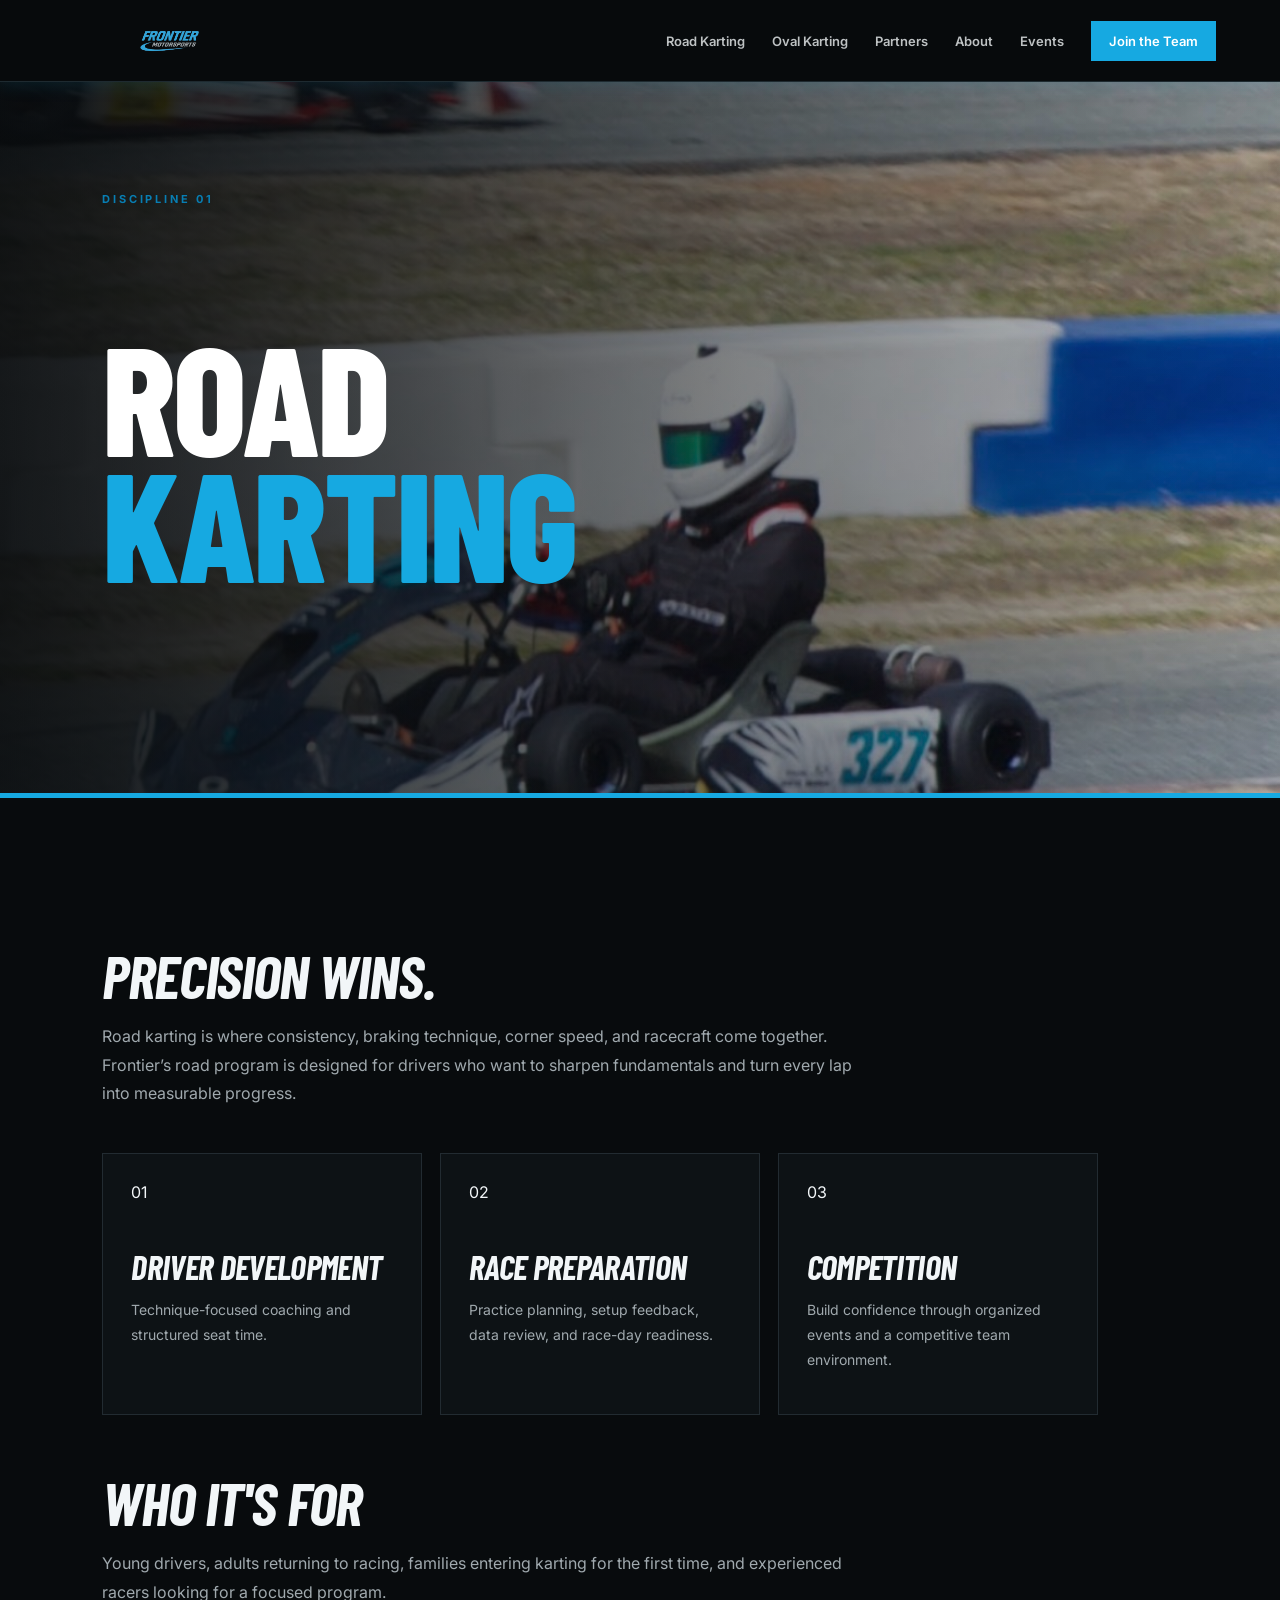
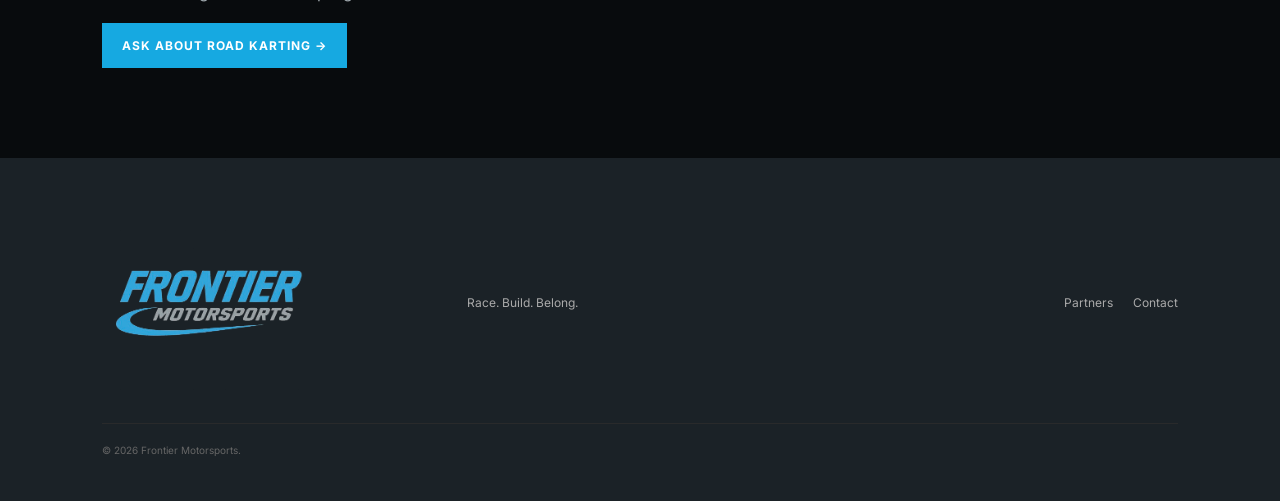
<file: pages/road-karting.html>
<!doctype html><html lang="en"><head><meta charset="utf-8"><meta name="viewport" content="width=device-width,initial-scale=1"><title>Road Karting | Frontier Motorsports</title><link rel="stylesheet" href="../assets/style.css"></head><body><header class="nav"><a class="brand" href="../index.html"><img class="brand-logo" src="../assets/IMG_3250.png" alt="Frontier Motorsports"></a><button class="menu">☰</button><nav><a href="road-karting.html">Road Karting</a><a href="oval-karting.html">Oval Karting</a><a href="partners.html">Partners</a><a href="about.html">About</a><a href="events.html">Events</a><a class="nav-cta" href="contact.html">Join the Team</a></nav></header><section class="inner-hero road-cover"><div class="inner-hero-copy"><p class="eyebrow">DISCIPLINE 01</p><h1>Road<br><em>Karting</em></h1></div></section><section class="content"><h2>Precision wins.</h2><p>Road karting is where consistency, braking technique, corner speed, and racecraft come together. Frontier’s road program is designed for drivers who want to sharpen fundamentals and turn every lap into measurable progress.</p><div class="cards"><div class="card"><span>01</span><h3>Driver Development</h3><p>Technique-focused coaching and structured seat time.</p></div><div class="card"><span>02</span><h3>Race Preparation</h3><p>Practice planning, setup feedback, data review, and race-day readiness.</p></div><div class="card"><span>03</span><h3>Competition</h3><p>Build confidence through organized events and a competitive team environment.</p></div></div><h2>Who it's for</h2><p>Young drivers, adults returning to racing, families entering karting for the first time, and experienced racers looking for a focused program.</p><a class="btn btn-primary" href="contact.html">Ask About Road Karting →</a></section><footer><div class="footer-brand"><img class="footer-logo" src="../assets/IMG_3250.png" alt="Frontier Motorsports"></div><p>Race. Build. Belong.</p><div><a href="partners.html">Partners</a><a href="contact.html">Contact</a></div><small>© 2026 Frontier Motorsports.</small></footer><script src="../assets/site.js"></script></body></html>
</file>
<file: assets/style.css>
@import url('https://fonts.googleapis.com/css2?family=Barlow+Condensed:ital,wght@0,600;0,700;0,800;1,700;1,800&family=Inter:wght@400;500;600;700&display=swap');
:root{--ink:#f2f6f8;--paper:#080b0d;--muted:#9aa6ad;--line:#222b31;--accent:#16a9e1;--accent-dark:#087eb3;--silver:#7d858b;--white:#fff}*{box-sizing:border-box}html{scroll-behavior:smooth}body{margin:0;background:var(--paper);color:var(--ink);font-family:Inter,Arial,sans-serif}a{color:inherit;text-decoration:none}.nav{height:82px;display:flex;align-items:center;justify-content:space-between;padding:0 5vw;border-bottom:1px solid var(--line);background:rgba(8,11,13,.97);position:sticky;top:0;z-index:10}.brand{display:flex;align-items:center}.brand-logo{display:block;width:210px;max-height:62px;object-fit:contain}nav{display:flex;gap:27px;align-items:center;font-size:13px;font-weight:600}nav a{opacity:.78}nav a:hover{opacity:1}.nav-cta{background:var(--accent);color:var(--white);padding:12px 18px;opacity:1}.menu{display:none;border:0;background:none;font-size:22px}.hero{min-height:calc(100vh - 82px);padding:8vw 8vw 7vw;position:relative;overflow:hidden;display:flex;align-items:center;background:linear-gradient(135deg,#1c252b 0%,#222b31 55%,#0f1519 100%);color:#fff}.hero-grid{position:absolute;inset:0;opacity:.22;background:linear-gradient(120deg,transparent 0 48%,#555 48.2% 48.5%,transparent 48.7%),repeating-linear-gradient(135deg,transparent 0 80px,#303134 81px 82px)}.hero:after{content:'';position:absolute;width:52vw;height:52vw;border:1px solid #444;border-radius:50%;right:-18vw;bottom:-24vw;box-shadow:0 0 0 80px rgba(255,255,255,.015),0 0 0 160px rgba(255,255,255,.012)}.hero-copy{position:relative;z-index:2;max-width:800px}.eyebrow{font-size:11px;font-weight:700;letter-spacing:2.8px;color:var(--muted);margin:0 0 20px}.hero .eyebrow{color:#bcbcb7}.hero h1,h2,h3{font-family:'Barlow Condensed',sans-serif;text-transform:uppercase;margin:0;line-height:.9}.hero h1{font-size:clamp(72px,12vw,170px);letter-spacing:-3px;font-style:italic;font-weight:800}.hero h1 em,h2 em{font-style:normal;color:var(--accent)}.lede{max-width:590px;color:#c6c6c2;font-size:17px;line-height:1.65;margin:30px 0}.actions{display:flex;gap:12px;flex-wrap:wrap}.btn{display:inline-flex;align-items:center;gap:20px;padding:15px 20px;font-size:12px;font-weight:700;text-transform:uppercase;letter-spacing:1px}.btn-primary{background:var(--accent);color:#fff}.btn-ghost{border:1px solid #555;color:#fff}.btn-light{background:#fff;color:#111}.hero-stat{position:absolute;right:8vw;bottom:8vw;z-index:2;display:flex;flex-direction:column}.hero-stat strong{font:800 80px 'Barlow Condensed';line-height:.8}.hero-stat span{font-size:10px;text-transform:uppercase;letter-spacing:2px;color:#aaa;margin-top:10px}.section{padding:110px 8vw}.intro{display:grid;grid-template-columns:1fr 1fr;gap:8vw;align-items:end}.intro h2,.cta h2{font-size:clamp(60px,8vw,120px)}.section-lede{font-size:20px;line-height:1.65;color:#aab3b8;max-width:590px}.discipline-grid{padding-top:0;display:grid;grid-template-columns:1fr 1fr;gap:18px}.discipline{min-height:540px;padding:40px;display:flex;justify-content:space-between;align-items:flex-end;position:relative;overflow:hidden;color:#fff}.discipline:before{content:'';position:absolute;inset:0;background:linear-gradient(150deg,#26343d,#11191e)}.discipline:after{content:'';position:absolute;width:70%;height:140%;border:1px solid rgba(255,255,255,.18);border-radius:50%;right:-25%;top:-10%;transform:rotate(18deg)}.discipline.oval:before{background:linear-gradient(150deg,#53616a,#182126)}.discipline.esports:before{background:linear-gradient(150deg,#1f5870,#10181d)}.discipline>div,.circle-arrow{position:relative;z-index:2}.number{font-size:11px;letter-spacing:2px;color:#bbb}.discipline h3{font-size:clamp(58px,7vw,105px);margin-top:120px}.discipline p{color:#c4c4bf}.circle-arrow{width:52px;height:52px;border:1px solid #777;border-radius:50%;display:grid;place-items:center;font-size:22px}.band{background:linear-gradient(110deg,var(--accent-dark),#1c252b);color:#fff;padding:90px 8vw;display:flex;align-items:center;justify-content:space-between;gap:50px}.band h2{font-size:clamp(54px,7vw,96px)}.band p:not(.eyebrow){color:#aaa;max-width:620px;line-height:1.6}.pillars{display:grid;grid-template-columns:repeat(3,1fr);gap:45px}.pillar{border-top:1px solid var(--line);padding-top:20px}.pillar span{font:700 13px 'Barlow Condensed';color:var(--muted)}.pillar h3{font-size:42px;margin:45px 0 12px}.pillar p{color:#a0a9ae;line-height:1.6}.cta{text-align:center;border-top:1px solid var(--line)}.cta h2{margin-bottom:40px}footer{background:#111214;color:#aaa;padding:45px 8vw;display:grid;grid-template-columns:1fr 1fr 1fr;gap:20px;align-items:center;font-size:12px}footer .footer-brand{font:800 25px 'Barlow Condensed';color:#fff}footer div:nth-of-type(2){text-align:right}footer div:nth-of-type(2) a{margin-left:20px}footer small{grid-column:1/-1;color:#666;border-top:1px solid #292a2b;padding-top:20px}.inner-hero{padding:110px 8vw 80px;background:#111214;color:#fff}.inner-hero h1{font:800 clamp(70px,12vw,160px) 'Barlow Condensed';line-height:.82;text-transform:uppercase;max-width:1000px}.inner-hero h1 em{color:var(--accent);font-style:normal}.content{padding:90px 8vw;max-width:1200px}.content h2{font-size:60px;margin:60px 0 20px}.content p{line-height:1.8;color:#a0a9ae;max-width:760px}.cards{display:grid;grid-template-columns:repeat(3,1fr);gap:18px;margin-top:45px}.card{border:1px solid var(--line);padding:28px;min-height:210px}.card h3{font-size:34px;margin:50px 0 12px}.card p{font-size:14px}.form{display:grid;gap:15px;max-width:700px}.form input,.form textarea,.form select{width:100%;border:1px solid var(--line);background:#11171b;color:#f2f6f8;padding:16px;font:inherit}.form textarea{min-height:150px}.form button{border:0;cursor:pointer;justify-self:start}.notice{padding:18px;background:#0c2834;color:#d9f4ff;font-size:13px;margin:30px 0}.partner-level{border-top:1px solid var(--line);padding:30px 0;display:grid;grid-template-columns:1fr 2fr;gap:30px}.partner-level h3{font-size:42px}.partner-level p{margin:0}.schedule{border-top:1px solid var(--line)}.event{display:grid;grid-template-columns:130px 1fr 100px;gap:20px;padding:28px 0;border-bottom:1px solid var(--line);align-items:center}.event strong{font:800 28px 'Barlow Condensed'}.event h3{font-size:34px}.event span{font-size:11px;text-transform:uppercase;letter-spacing:1px;color:var(--muted)}@media(max-width:800px){.nav{height:70px;padding:0 5vw}nav{display:none}.menu{display:block}.hero{min-height:calc(100vh - 70px);padding:70px 6vw}.hero h1{font-size:72px;letter-spacing:-1px}.hero-stat{display:none}.section{padding:75px 6vw}.intro,.discipline-grid,.pillars,.cards{grid-template-columns:1fr}.discipline{min-height:400px}.discipline h3{margin-top:80px}.band{padding:70px 6vw;display:block}.band .btn{margin-top:25px}.partner-level{grid-template-columns:1fr}.event{grid-template-columns:80px 1fr}.event>span{display:none}footer{grid-template-columns:1fr}.section-lede{font-size:17px}footer div:nth-of-type(2){text-align:left}footer div:nth-of-type(2) a{margin:0 18px 0 0}}
/* Frontier Motorsports brand refresh */
h1,h2,h3,.footer-brand{font-style:italic;letter-spacing:-.02em}.eyebrow{color:var(--accent-dark)}.hero .eyebrow{color:#8fd8f3}.hero h1 em,h2 em,.inner-hero h1 em{color:var(--accent)}.inner-hero{background:linear-gradient(135deg,#1b252b,#0e1519);border-bottom:5px solid var(--accent)}.circle-arrow{border-color:var(--accent);color:var(--accent)}.footer-logo{display:block;width:210px;max-width:100%;filter:brightness(0) invert(1);opacity:.95}footer{background:#1b2227}.nav{box-shadow:0 2px 18px rgba(22,169,225,.14)}@media(max-width:800px){.brand-logo{width:165px;max-height:54px}}

/* Dark Frontier theme */
body{background:#080b0d;color:#f2f6f8}.nav{border-color:#1e2a30}.section,.content{background:#080b0d}.card{background:#0d1215}.pillar,.cta,.card,.partner-level,.schedule,.event{border-color:#222b31}.band{background:linear-gradient(110deg,#087eb3,#0b1115)}.btn-light{background:#f2f6f8;color:#080b0d}.menu{color:#f2f6f8}.form input,.form textarea,.form select{border-color:#2a363d}.footer-logo{filter:none;opacity:1}

/* Oval Karting cover */
.oval-cover{position:relative;overflow:hidden;min-height:620px;display:flex;align-items:center;background:radial-gradient(circle at 72% 48%,#14252e 0,#0b1115 38%,#080b0d 70%)}.oval-cover:after{content:'';position:absolute;inset:0;background:linear-gradient(90deg,rgba(8,11,13,.96) 0%,rgba(8,11,13,.55) 48%,rgba(8,11,13,.05) 78%);pointer-events:none}.inner-hero-copy{position:relative;z-index:2}.oval-cover-kart{position:absolute;z-index:1;right:3vw;top:50%;transform:translateY(-50%);width:min(48vw,720px);height:auto;object-fit:contain;filter:drop-shadow(0 25px 35px rgba(0,0,0,.55))}.oval-cover .inner-hero-copy{max-width:58%}@media(max-width:800px){.oval-cover{min-height:650px;align-items:flex-start;padding-top:80px}.oval-cover .inner-hero-copy{max-width:100%}.oval-cover-kart{width:92vw;right:-12vw;top:auto;bottom:25px;transform:none}.oval-cover:after{background:linear-gradient(180deg,rgba(8,11,13,.96) 0%,rgba(8,11,13,.6) 50%,rgba(8,11,13,.12) 100%)}}

/* Road Karting cover */
.road-cover{position:relative;overflow:hidden;min-height:620px;display:flex;align-items:center;background:radial-gradient(circle at 72% 48%,#14252e 0,#0b1115 38%,#080b0d 70%)}.road-cover:after{content:'';position:absolute;inset:0;background:linear-gradient(90deg,rgba(8,11,13,.96) 0%,rgba(8,11,13,.55) 48%,rgba(8,11,13,.05) 78%);pointer-events:none}.road-cover-kart{position:absolute;z-index:1;right:3vw;top:50%;transform:translateY(-50%);width:min(48vw,720px);height:auto;object-fit:contain;filter:drop-shadow(0 25px 35px rgba(0,0,0,.55))}.road-cover .inner-hero-copy{max-width:58%}@media(max-width:800px){.road-cover{min-height:650px;align-items:flex-start;padding-top:80px}.road-cover .inner-hero-copy{max-width:100%}.road-cover-kart{width:92vw;right:-12vw;top:auto;bottom:20px;transform:none}.road-cover:after{background:linear-gradient(180deg,rgba(8,11,13,.96) 0%,rgba(8,11,13,.6) 50%,rgba(8,11,13,.12) 100%)}}


/* Homepage Road Karting photo cover */
.discipline.road:before{
  background:
    linear-gradient(180deg,rgba(5,10,13,.12) 0%,rgba(5,10,13,.38) 48%,rgba(5,10,13,.9) 100%),
    url('IMG_1741-removebg-preview.png') center 62%/cover no-repeat;
}
.discipline.road{background:#11191e}


/* Homepage Oval Karting photo cover */
.discipline.oval:before{
  background:
    linear-gradient(180deg,rgba(5,10,13,.12) 0%,rgba(5,10,13,.38) 48%,rgba(5,10,13,.9) 100%),
    url('IMG_2681.jpeg') center 55%/cover no-repeat;
}
.discipline.oval{background:#182126}


/* About team photo */
.about-team-photo{margin:0 0 70px;position:relative;overflow:hidden;border-bottom:5px solid var(--accent);background:#0d1215}
.about-team-photo img{display:block;width:100%;height:min(62vw,650px);object-fit:cover;object-position:center 52%}
.about-team-photo:after{content:'';position:absolute;inset:0;box-shadow:inset 0 -90px 90px rgba(8,11,13,.3);pointer-events:none}
@media(max-width:800px){.about-team-photo{margin-bottom:50px}.about-team-photo img{height:62vw;min-height:270px}}


/* Full-photo Road Karting page cover */
.inner-hero.road-cover{
  background:
    linear-gradient(90deg,rgba(8,11,13,.88) 0%,rgba(8,11,13,.48) 45%,rgba(8,11,13,.16) 100%),
    url('IMG_0397.jpeg') center 58%/cover no-repeat;
}
.inner-hero.road-cover:after{background:linear-gradient(90deg,rgba(8,11,13,.55) 0%,rgba(8,11,13,.18) 58%,rgba(8,11,13,.05) 100%)}
.inner-hero.road-cover .inner-hero-copy{max-width:65%}
@media(max-width:800px){
  .inner-hero.road-cover{background-position:center 55%;min-height:620px}
  .inner-hero.road-cover .inner-hero-copy{max-width:100%}
  .inner-hero.road-cover:after{background:linear-gradient(180deg,rgba(8,11,13,.7) 0%,rgba(8,11,13,.22) 55%,rgba(8,11,13,.45) 100%)}
}


/* Homepage main hero photo */
.hero{
  background:
    linear-gradient(90deg,rgba(5,8,10,.93) 0%,rgba(5,8,10,.68) 42%,rgba(5,8,10,.28) 72%,rgba(5,8,10,.16) 100%),
    url('IMG_1552.jpeg') center 42%/cover no-repeat;
}
.hero-grid{opacity:.18}
.hero-copy{position:relative;z-index:2}
@media(max-width:800px){
  .hero{
    background:
      linear-gradient(180deg,rgba(5,8,10,.72) 0%,rgba(5,8,10,.52) 48%,rgba(5,8,10,.86) 100%),
      url('IMG_1552.jpeg') center 36%/cover no-repeat;
  }
}
</file>
